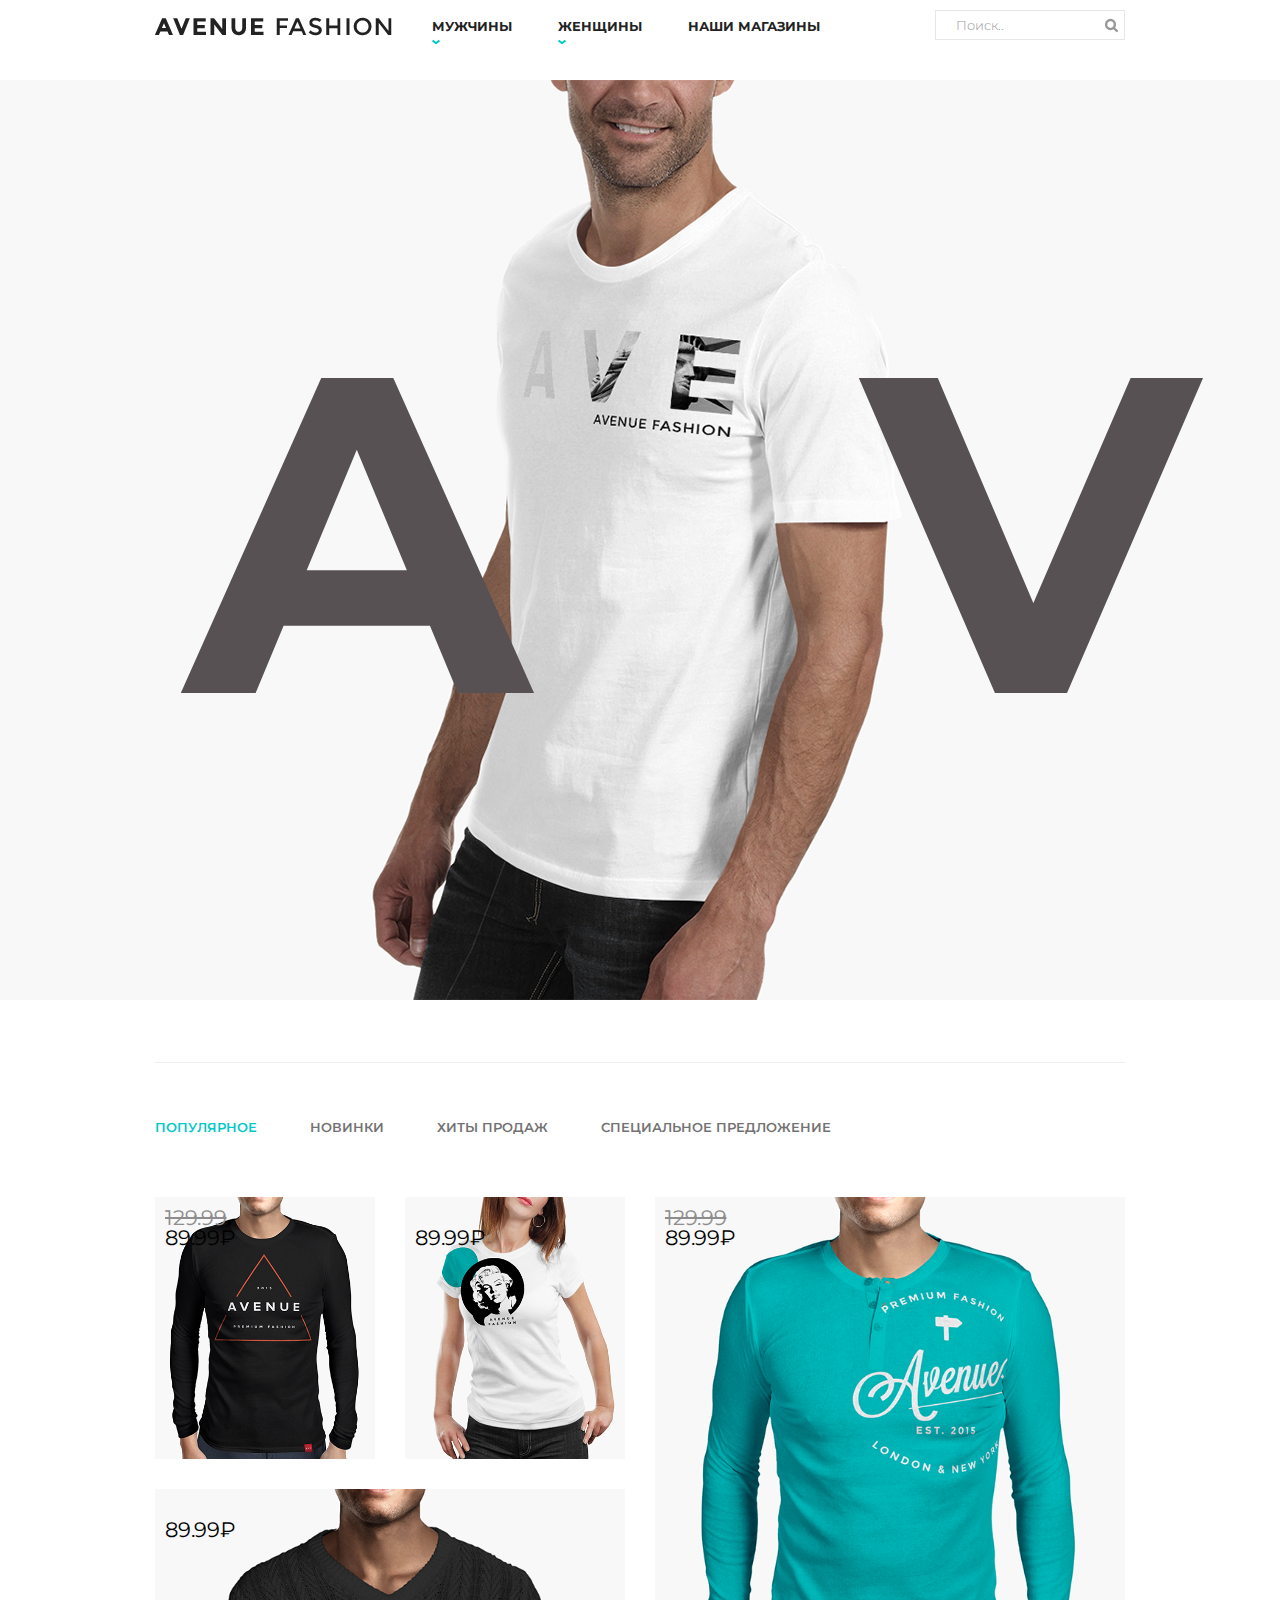
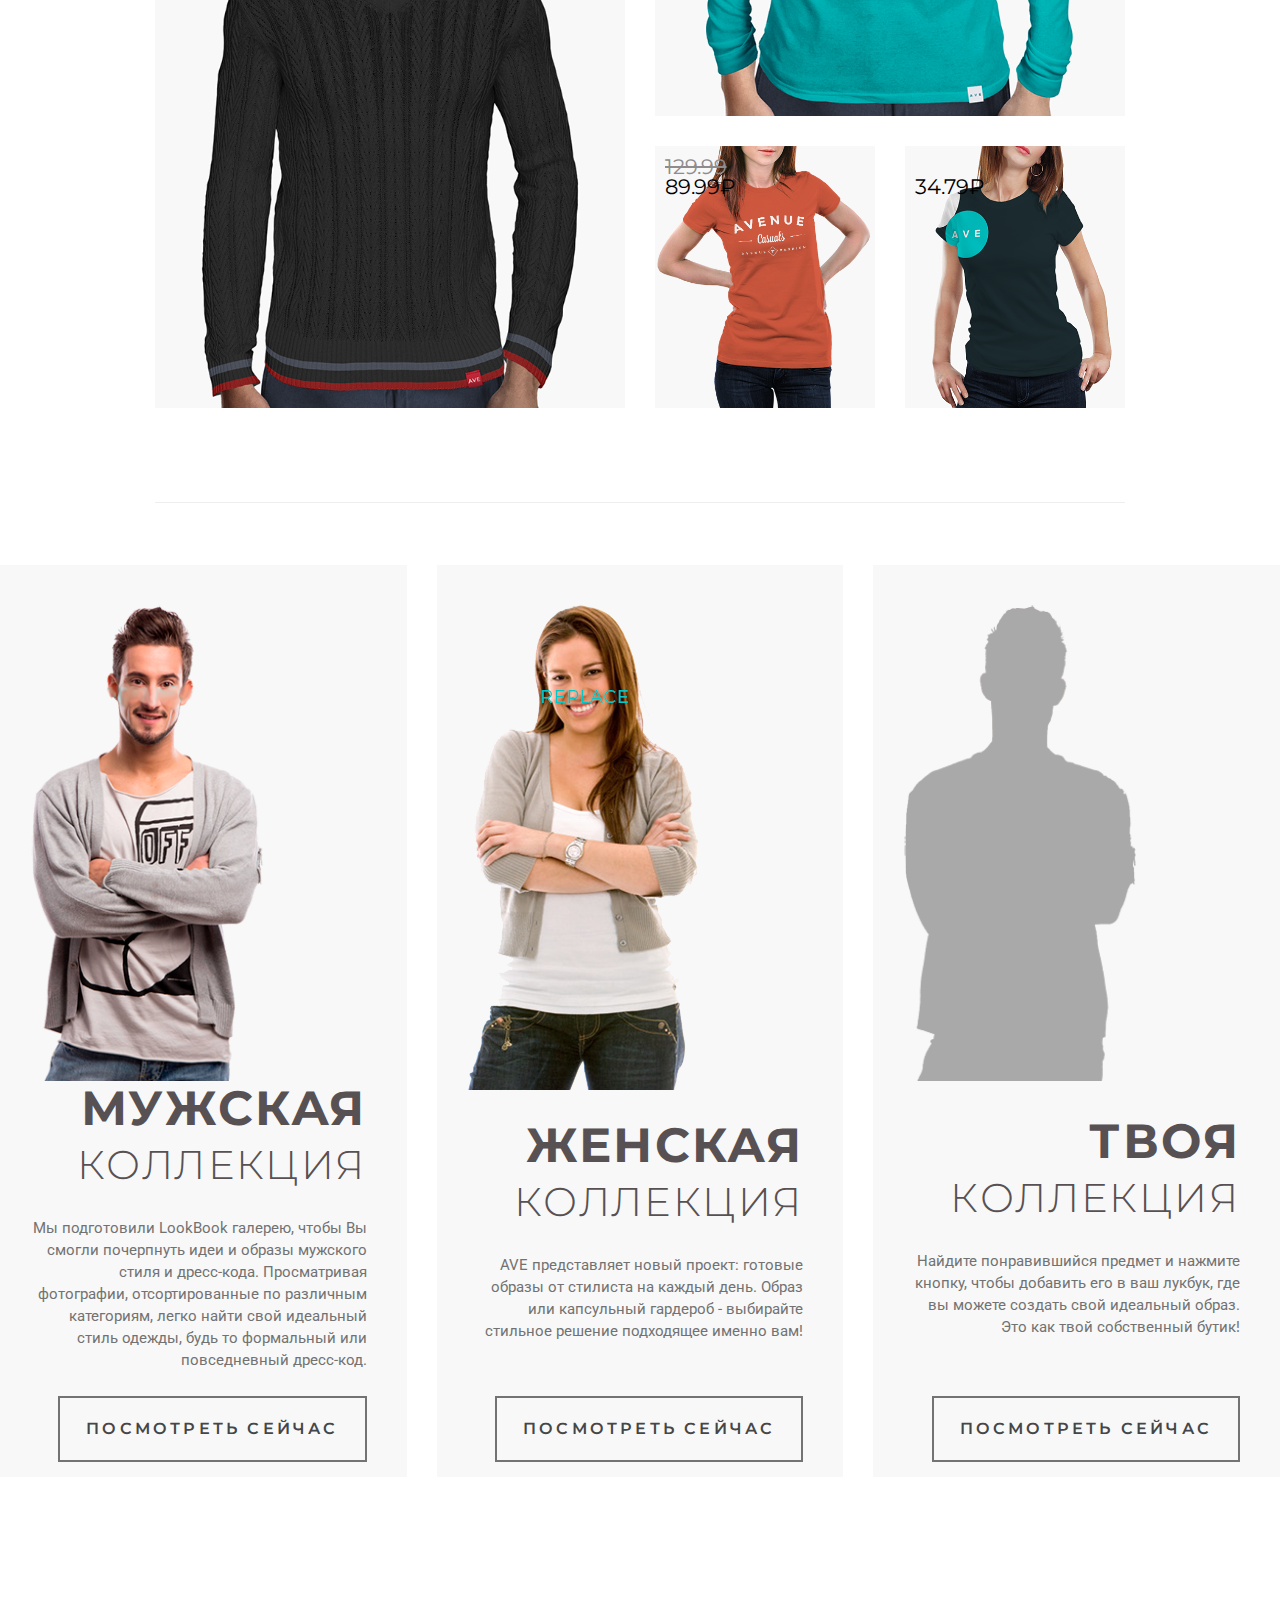
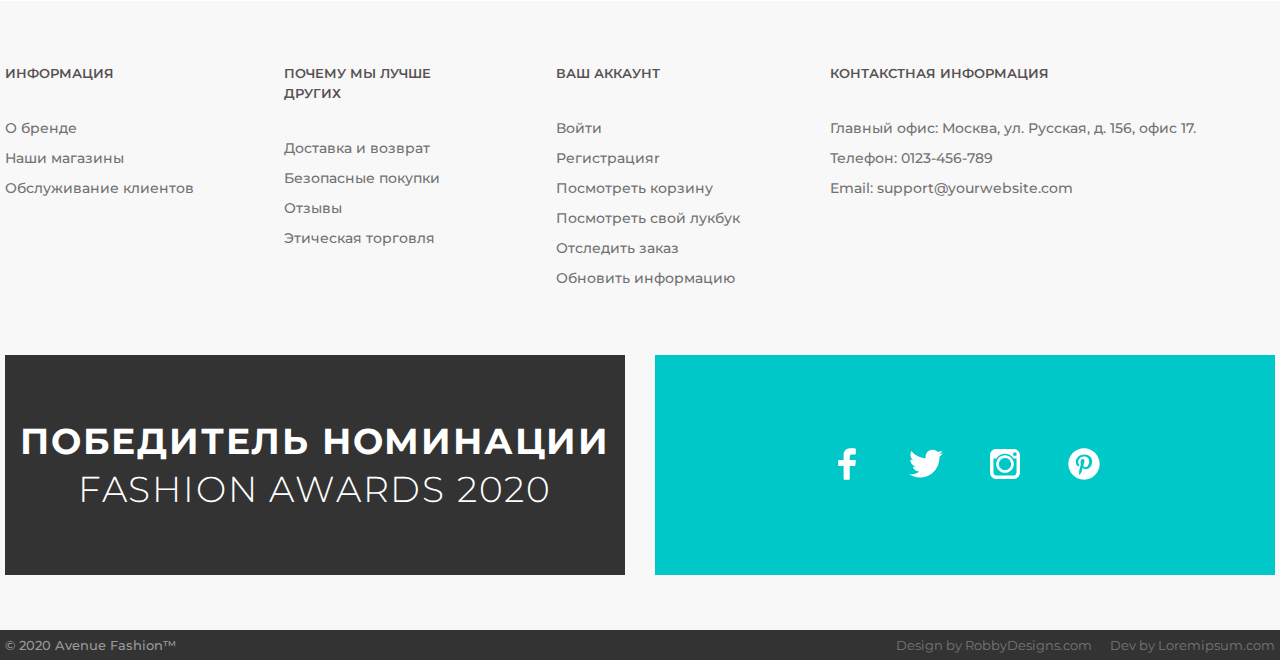
<file: index.html>
<!DOCTYPE html>
<html lang="ru">

<head>
	<title>AVE - интернет магазин одежды</title>
	<meta charset="UTF-8">
	<meta name="format-detection" content="telephone=no">
	<link rel="stylesheet" href="css/style.css">
	<link rel="icon" href="img/favicon.svg" type="image/x-icon">
	<!-- <meta name="robots" content="noindex, nofollow"> -->
	<!-- <meta name="viewport" content="width=device-width, initial-scale=1.0, maximum-scale=1.0, user-scalable=0"> -->
	<meta name="viewport" content="width=device-width, initial-scale=1.0">
</head>

<body>
	<div class="wrapper">
<header class="header">
	<div class="container">
		<div class="header__wrapper">
			<div class="header__logo">
				<a href="index.html" class="header__logo"><img src="img/logo.png" alt="" /></a>
			</div>
			<div class="header__left">
				<nav class="header__menu">
					<ul class="header__list">
						<li>
							<div class="header__submenu submenu header__link etc">
								<a href="product.html" class="submenu__category">Мужчины</a>
								<div class="submenu__menu">
									<ul>
										<li class="submenu__title">На каждый день</li>
										<li><a href="#" class="submenu__link">Рубашки</a></li>
										<li><a href="#" class="submenu__link">Толстовки и свитера</a></li>
										<li><a href="#" class="submenu__link">Поло</a></li>
										<li><a href="#" class="submenu__link">Спортивная форма</a></li>
										<li><a href="#" class="submenu__link">Джинсы</a></li>
										<li><a href="#" class="submenu__link">Футболки</a></li>
									</ul>
									<ul>
										<li class="submenu__title">В офис</li>
										<li><a href="#" class="submenu__link">Рубашки</a></li>
										<li><a href="#" class="submenu__link">Педжаки</a></li>
										<li><a href="#" class="submenu__link">Костюмы</a></li>
										<li><a href="#" class="submenu__link">Штаны</a></li>
									</ul>
									<a class="submenu__img" href="#">
										<img src="img/header/mens.png" alt="sale" /></a>
								</div>
							</div>
						</li>
						<li>
							<div class="header__submenu submenu header__link etc">
								<a href="product.html" class="submenu__category">Женщины</a>
								<div class="submenu__menu">
									<ul>
										<li class="submenu__title">На каждый день</li>
										<li><a href="#" class="submenu__link">Юбки</a></li>
										<li><a href="#" class="submenu__link">Футболки и майки</a></li>
										<li><a href="#" class="submenu__link">Шорты</a></li>
										<li><a href="#" class="submenu__link">Платья</a></li>
										<li><a href="#" class="submenu__link">Толстовки и худи</a></li>
										<li><a href="#" class="submenu__link">Джинсы</a></li>
									</ul>
									<ul>
										<li class="submenu__title">В офис</li>
										<li><a href="#" class="submenu__link">Джемперы и кардиганы</a></li>
										<li><a href="#" class="submenu__link">Блузки и рубашки</a></li>
										<li><a href="#" class="submenu__link">Брюки</a></li>
										<li><a href="#" class="submenu__link">Жакеты и пиджаки</a></li>
									</ul>
									<a class="submenu__img" href="#">
										<img src="img/header/mens.png" alt="sale" /></a>
								</div>
							</div>
						</li>
						<li><a href="storage.html" class="header__link">Наши магазины</a></li>
						
					</ul>


				</nav>

				<form action="#" class="header__search-form search">
					<input autocomplete="off" type="text" name="form[]" data-value="Поиск.."
						class="input search__field" />
					<button type="submit" class="form__btn search__btn">

					</button>
				</form>
			</div>
		</div>

	</div>
</header>		<section class="main">
			<div class="container">
				<div class="main__slider slider">
					<div class="slider__item">
						<div class="slider__img ibg">
							<img src="img/main/01.png" alt="" />
						</div>
						<h1 class="slider__title">AVE</h1>
						<div class="slider__link btn">
							Мужская коллекция
						</div>

					</div>

				</div>
			</div>
		</section>

		<div class="products">
			<div class='container'>


				<nav class="products__nav filter">
					<ul class="filter__list">
						<li data-filter="pop" class="filter__item active">Популярное</li>
						<li data-filter="new" class="filter__item">новинки</li>
						<li data-filter="best" class="filter__item">Хиты продаж</li>
						<li data-filter="spec" class="filter__item">Специальное предложение</li>
					</ul>
				</nav>
				<div class="products__items">
					<!-- <div class="products__column"> -->
					<div class="products__item item f_pop">
						<div class="item__price price"> 89.99</div>
						<div class="item__price price -old "> 129.99</div>
						<div class="item__img">
							<img src="img/products/01.png" alt="" />
						</div>
						<div class="item__details details">
							<div class="details__title rub">Футболка из трикотажа джерси 89.99</div>
							<div class="details__text">Футболка из трикотажа джерси на основе 100% хлопка.
								Зауженный фасон / облегающий крой.</div>
							<div class="details__links">
								<div class="details__minus"></div>

								<div class="details__btn btn">
									Buy!
									<?xml version="1.0" encoding="iso-8859-1"?>
									<!DOCTYPE svg
										PUBLIC "-//W3C//DTD SVG 1.1//EN" "http://www.w3.org/Graphics/SVG/1.1/DTD/svg11.dtd">
									<svg version="1.1" id="Capa_1" xmlns="http://www.w3.org/2000/svg"
										xmlns:xlink="http://www.w3.org/1999/xlink" x="0px" y="0px" viewBox="0 0 60 60"
										style="enable-background:new 0 0 60 60;" xml:space="preserve">
										<path d="M11.68,13l-0.833-5h-2.99C7.411,6.28,5.859,5,4,5C1.794,5,0,6.794,0,9s1.794,4,4,4c1.859,0,3.411-1.28,3.858-3h1.294l0.5,3
																			H9.614l5.171,26.016c-2.465,0.188-4.518,2.086-4.76,4.474c-0.142,1.405,0.32,2.812,1.268,3.858C12.242,48.397,13.594,49,15,49h2
																			c0,3.309,2.691,6,6,6s6-2.691,6-6h11c0,3.309,2.691,6,6,6s6-2.691,6-6h4c0.553,0,1-0.447,1-1s-0.447-1-1-1h-4.35
																			c-0.826-2.327-3.043-4-5.65-4s-4.824,1.673-5.65,4h-11.7c-0.826-2.327-3.043-4-5.65-4s-4.824,1.673-5.65,4H15
																			c-0.842,0-1.652-0.362-2.224-0.993c-0.577-0.639-0.848-1.461-0.761-2.316c0.152-1.509,1.546-2.69,3.173-2.69h0.791
																			c0.014,0,0.025,0,0.039,0h38.994C57.763,41,60,38.763,60,36.013V13H11.68z M4,11c-1.103,0-2-0.897-2-2s0.897-2,2-2s2,0.897,2,2
																			S5.103,11,4,11z" />
									</svg>
								</div>

							</div>


						</div>
					</div>
					<div class="products__item item f_pop">
						<div class="item__price price"> 89.99</div>
						<div class="item__price price -old "> </div>
						<div class="item__img">
							<img src="img/products/02.png" alt="" />
						</div>
						<div class="item__details details">
							<div class="details__title rub"> Белая футболка 89.99</div>
							<div class="details__text">В моделях от ASOS DESIGN вы всегда выглядите остромодно вне
								зависимости от того, кто вы, откуда и чем занимаетесь.
								Дышащий, эластичный трикотаж.</div>
							<div class="details__links">
								<div class="details__minus"></div>

								<div class="details__btn btn">
									Buy!
									<?xml version="1.0" encoding="iso-8859-1"?>
									<!DOCTYPE svg
										PUBLIC "-//W3C//DTD SVG 1.1//EN" "http://www.w3.org/Graphics/SVG/1.1/DTD/svg11.dtd">
									<svg version="1.1" id="Capa_1" xmlns="http://www.w3.org/2000/svg"
										xmlns:xlink="http://www.w3.org/1999/xlink" x="0px" y="0px" viewBox="0 0 60 60"
										style="enable-background:new 0 0 60 60;" xml:space="preserve">
										<path d="M11.68,13l-0.833-5h-2.99C7.411,6.28,5.859,5,4,5C1.794,5,0,6.794,0,9s1.794,4,4,4c1.859,0,3.411-1.28,3.858-3h1.294l0.5,3
																			H9.614l5.171,26.016c-2.465,0.188-4.518,2.086-4.76,4.474c-0.142,1.405,0.32,2.812,1.268,3.858C12.242,48.397,13.594,49,15,49h2
																			c0,3.309,2.691,6,6,6s6-2.691,6-6h11c0,3.309,2.691,6,6,6s6-2.691,6-6h4c0.553,0,1-0.447,1-1s-0.447-1-1-1h-4.35
																			c-0.826-2.327-3.043-4-5.65-4s-4.824,1.673-5.65,4h-11.7c-0.826-2.327-3.043-4-5.65-4s-4.824,1.673-5.65,4H15
																			c-0.842,0-1.652-0.362-2.224-0.993c-0.577-0.639-0.848-1.461-0.761-2.316c0.152-1.509,1.546-2.69,3.173-2.69h0.791
																			c0.014,0,0.025,0,0.039,0h38.994C57.763,41,60,38.763,60,36.013V13H11.68z M4,11c-1.103,0-2-0.897-2-2s0.897-2,2-2s2,0.897,2,2
																			S5.103,11,4,11z" />
									</svg>
								</div>

							</div>


						</div>
					</div>
					<div class="products__item item f_pop -big">
						<div class="item__price price"> 89.99</div>
						<div class="item__price price -old "> 129.99</div>
						<div class="item__img">
							<img src="img/products/04.png" alt="" />
						</div>
						<div class="item__details details">
							<div class="details__title rub">Футболка из трикотажа джерси 89.99</div>
							<div class="details__text">Футболка из трикотажа джерси на основе 100% хлопка.
								Зауженный фасон / облегающий крой.</div>
							<div class="details__links">
								<div class="details__minus"></div>

								<div class="details__btn btn">
									Buy!
									<?xml version="1.0" encoding="iso-8859-1"?>
									<!DOCTYPE svg
										PUBLIC "-//W3C//DTD SVG 1.1//EN" "http://www.w3.org/Graphics/SVG/1.1/DTD/svg11.dtd">
									<svg version="1.1" id="Capa_1" xmlns="http://www.w3.org/2000/svg"
										xmlns:xlink="http://www.w3.org/1999/xlink" x="0px" y="0px" viewBox="0 0 60 60"
										style="enable-background:new 0 0 60 60;" xml:space="preserve">
										<path d="M11.68,13l-0.833-5h-2.99C7.411,6.28,5.859,5,4,5C1.794,5,0,6.794,0,9s1.794,4,4,4c1.859,0,3.411-1.28,3.858-3h1.294l0.5,3
										H9.614l5.171,26.016c-2.465,0.188-4.518,2.086-4.76,4.474c-0.142,1.405,0.32,2.812,1.268,3.858C12.242,48.397,13.594,49,15,49h2
										c0,3.309,2.691,6,6,6s6-2.691,6-6h11c0,3.309,2.691,6,6,6s6-2.691,6-6h4c0.553,0,1-0.447,1-1s-0.447-1-1-1h-4.35
										c-0.826-2.327-3.043-4-5.65-4s-4.824,1.673-5.65,4h-11.7c-0.826-2.327-3.043-4-5.65-4s-4.824,1.673-5.65,4H15
										c-0.842,0-1.652-0.362-2.224-0.993c-0.577-0.639-0.848-1.461-0.761-2.316c0.152-1.509,1.546-2.69,3.173-2.69h0.791
										c0.014,0,0.025,0,0.039,0h38.994C57.763,41,60,38.763,60,36.013V13H11.68z M4,11c-1.103,0-2-0.897-2-2s0.897-2,2-2s2,0.897,2,2
										S5.103,11,4,11z" />
									</svg>
								</div>

							</div>


						</div>
					</div>
					<!-- </div> -->
					<!-- <div class="products__column"> -->
					<div class="products__item item f_pop -big">
						<div class="item__price price"> 89.99</div>
						<div class="item__price price -old "> </div>
						<div class="item__img">
							<img src="img/products/03.png" alt="" />
						</div>
						<div class="item__details details">
							<div class="details__title rub">Футболка из трикотажа джерси 89.99</div>
							<div class="details__text">Футболка из трикотажа джерси на основе 100% хлопка.
								Зауженный фасон / облегающий крой.</div>
							<div class="details__links">
								<div class="details__minus"></div>

								<div class="details__btn btn">
									Buy!
									<?xml version="1.0" encoding="iso-8859-1"?>
									<!DOCTYPE svg
										PUBLIC "-//W3C//DTD SVG 1.1//EN" "http://www.w3.org/Graphics/SVG/1.1/DTD/svg11.dtd">
									<svg version="1.1" id="Capa_1" xmlns="http://www.w3.org/2000/svg"
										xmlns:xlink="http://www.w3.org/1999/xlink" x="0px" y="0px" viewBox="0 0 60 60"
										style="enable-background:new 0 0 60 60;" xml:space="preserve">
										<path d="M11.68,13l-0.833-5h-2.99C7.411,6.28,5.859,5,4,5C1.794,5,0,6.794,0,9s1.794,4,4,4c1.859,0,3.411-1.28,3.858-3h1.294l0.5,3
																			H9.614l5.171,26.016c-2.465,0.188-4.518,2.086-4.76,4.474c-0.142,1.405,0.32,2.812,1.268,3.858C12.242,48.397,13.594,49,15,49h2
																			c0,3.309,2.691,6,6,6s6-2.691,6-6h11c0,3.309,2.691,6,6,6s6-2.691,6-6h4c0.553,0,1-0.447,1-1s-0.447-1-1-1h-4.35
																			c-0.826-2.327-3.043-4-5.65-4s-4.824,1.673-5.65,4h-11.7c-0.826-2.327-3.043-4-5.65-4s-4.824,1.673-5.65,4H15
																			c-0.842,0-1.652-0.362-2.224-0.993c-0.577-0.639-0.848-1.461-0.761-2.316c0.152-1.509,1.546-2.69,3.173-2.69h0.791
																			c0.014,0,0.025,0,0.039,0h38.994C57.763,41,60,38.763,60,36.013V13H11.68z M4,11c-1.103,0-2-0.897-2-2s0.897-2,2-2s2,0.897,2,2
																			S5.103,11,4,11z" />
									</svg>
								</div>

							</div>


						</div>
					</div>

					<div class="products__item item f_pop">
						<div class="item__price price"> 89.99</div>
						<div class="item__price price -old "> 129.99</div>
						<div class="item__img">
							<img src="img/products/05.png" alt="" />
						</div>
						<div class="item__details details">
							<div class="details__title rub"> Белая футболка 89.99</div>
							<div class="details__text">В моделях от ASOS DESIGN вы всегда выглядите остромодно вне
								зависимости от того, кто вы,
								откуда и чем занимаетесь.
								Дышащий, эластичный трикотаж.</div>
							<div class="details__links">
								<div class="details__minus"></div>

								<div class="details__btn btn">
									Buy!
									<?xml version="1.0" encoding="iso-8859-1"?>
									<!DOCTYPE svg
										PUBLIC "-//W3C//DTD SVG 1.1//EN" "http://www.w3.org/Graphics/SVG/1.1/DTD/svg11.dtd">
									<svg version="1.1" id="Capa_1" xmlns="http://www.w3.org/2000/svg"
										xmlns:xlink="http://www.w3.org/1999/xlink" x="0px" y="0px" viewBox="0 0 60 60"
										style="enable-background:new 0 0 60 60;" xml:space="preserve">
										<path d="M11.68,13l-0.833-5h-2.99C7.411,6.28,5.859,5,4,5C1.794,5,0,6.794,0,9s1.794,4,4,4c1.859,0,3.411-1.28,3.858-3h1.294l0.5,3
																			H9.614l5.171,26.016c-2.465,0.188-4.518,2.086-4.76,4.474c-0.142,1.405,0.32,2.812,1.268,3.858C12.242,48.397,13.594,49,15,49h2
																			c0,3.309,2.691,6,6,6s6-2.691,6-6h11c0,3.309,2.691,6,6,6s6-2.691,6-6h4c0.553,0,1-0.447,1-1s-0.447-1-1-1h-4.35
																			c-0.826-2.327-3.043-4-5.65-4s-4.824,1.673-5.65,4h-11.7c-0.826-2.327-3.043-4-5.65-4s-4.824,1.673-5.65,4H15
																			c-0.842,0-1.652-0.362-2.224-0.993c-0.577-0.639-0.848-1.461-0.761-2.316c0.152-1.509,1.546-2.69,3.173-2.69h0.791
																			c0.014,0,0.025,0,0.039,0h38.994C57.763,41,60,38.763,60,36.013V13H11.68z M4,11c-1.103,0-2-0.897-2-2s0.897-2,2-2s2,0.897,2,2
																			S5.103,11,4,11z" />
									</svg>
								</div>

							</div>


						</div>
					</div>

					<div class="products__item item f_pop ">
						<div class="item__price price"> 34.79</div>
						<div class="item__price price -old"></div>
						<div class="item__img">
							<img src="img/products/06.png" alt="" />
						</div>
						<div class="item__details details">
							<div class="details__title rub"> Белая футболка 89.99</div>
							<div class="details__text">В моделях от ASOS DESIGN вы всегда выглядите остромодно вне
								зависимости от того, кто вы,
								откуда и чем занимаетесь.
								Дышащий, эластичный трикотаж.</div>
							<div class="details__links">
								<div class="details__minus"></div>

								<div class="details__btn btn">
									Buy!
									<?xml version="1.0" encoding="iso-8859-1"?>
									<!DOCTYPE svg
										PUBLIC "-//W3C//DTD SVG 1.1//EN" "http://www.w3.org/Graphics/SVG/1.1/DTD/svg11.dtd">
									<svg version="1.1" id="Capa_1" xmlns="http://www.w3.org/2000/svg"
										xmlns:xlink="http://www.w3.org/1999/xlink" x="0px" y="0px" viewBox="0 0 60 60"
										style="enable-background:new 0 0 60 60;" xml:space="preserve">
										<path d="M11.68,13l-0.833-5h-2.99C7.411,6.28,5.859,5,4,5C1.794,5,0,6.794,0,9s1.794,4,4,4c1.859,0,3.411-1.28,3.858-3h1.294l0.5,3
																			H9.614l5.171,26.016c-2.465,0.188-4.518,2.086-4.76,4.474c-0.142,1.405,0.32,2.812,1.268,3.858C12.242,48.397,13.594,49,15,49h2
																			c0,3.309,2.691,6,6,6s6-2.691,6-6h11c0,3.309,2.691,6,6,6s6-2.691,6-6h4c0.553,0,1-0.447,1-1s-0.447-1-1-1h-4.35
																			c-0.826-2.327-3.043-4-5.65-4s-4.824,1.673-5.65,4h-11.7c-0.826-2.327-3.043-4-5.65-4s-4.824,1.673-5.65,4H15
																			c-0.842,0-1.652-0.362-2.224-0.993c-0.577-0.639-0.848-1.461-0.761-2.316c0.152-1.509,1.546-2.69,3.173-2.69h0.791
																			c0.014,0,0.025,0,0.039,0h38.994C57.763,41,60,38.763,60,36.013V13H11.68z M4,11c-1.103,0-2-0.897-2-2s0.897-2,2-2s2,0.897,2,2
																			S5.103,11,4,11z" />
									</svg>
								</div>

							</div>


						</div>
					</div>
					<!-- </div> -->
					<div class="products__item item f_best -big">
						<div class="item__price"> <span>69.95</span><span></span></div>
						<div class="item__img">
							<img src="img/products/04.png" alt="" />
						</div>
						<div class="item__details details">
							<div class="details__title">Mens burnt casual tee £89.99</div>
							<div class="details__text">Classic casual t-shirt for women on the move.
								100% cotton.
								A hard-wearing sports t-shirt with microvent technology.</div>
							<div class="details__links">
								<div class="details__minus"></div>

								<div class="details__btn btn">
									Buy!
									<?xml version="1.0" encoding="iso-8859-1"?>
									<!DOCTYPE svg
										PUBLIC "-//W3C//DTD SVG 1.1//EN" "http://www.w3.org/Graphics/SVG/1.1/DTD/svg11.dtd">
									<svg version="1.1" id="Capa_1" xmlns="http://www.w3.org/2000/svg"
										xmlns:xlink="http://www.w3.org/1999/xlink" x="0px" y="0px" viewBox="0 0 60 60"
										style="enable-background:new 0 0 60 60;" xml:space="preserve">
										<path d="M11.68,13l-0.833-5h-2.99C7.411,6.28,5.859,5,4,5C1.794,5,0,6.794,0,9s1.794,4,4,4c1.859,0,3.411-1.28,3.858-3h1.294l0.5,3
																			H9.614l5.171,26.016c-2.465,0.188-4.518,2.086-4.76,4.474c-0.142,1.405,0.32,2.812,1.268,3.858C12.242,48.397,13.594,49,15,49h2
																			c0,3.309,2.691,6,6,6s6-2.691,6-6h11c0,3.309,2.691,6,6,6s6-2.691,6-6h4c0.553,0,1-0.447,1-1s-0.447-1-1-1h-4.35
																			c-0.826-2.327-3.043-4-5.65-4s-4.824,1.673-5.65,4h-11.7c-0.826-2.327-3.043-4-5.65-4s-4.824,1.673-5.65,4H15
																			c-0.842,0-1.652-0.362-2.224-0.993c-0.577-0.639-0.848-1.461-0.761-2.316c0.152-1.509,1.546-2.69,3.173-2.69h0.791
																			c0.014,0,0.025,0,0.039,0h38.994C57.763,41,60,38.763,60,36.013V13H11.68z M4,11c-1.103,0-2-0.897-2-2s0.897-2,2-2s2,0.897,2,2
																			S5.103,11,4,11z" />
									</svg>
								</div>

							</div>


						</div>
					</div>
					<div class="products__item item f_best">
						<div class="item__price"> <span>89.99</span><span></span></div>
						<div class="item__img">
							<img src="img/products/01.png" alt="" />
						</div>
						<div class="item__details details">
							<div class="details__title">Mens burnt casual tee £89.99</div>
							<div class="details__text">Classic casual t-shirt for women on the move.
								100% cotton.
								A hard-wearing sports t-shirt with microvent technology.</div>
							<div class="details__links">
								<div class="details__minus"></div>

								<div class="details__btn btn">
									Buy!
									<?xml version="1.0" encoding="iso-8859-1"?>
									<!DOCTYPE svg
										PUBLIC "-//W3C//DTD SVG 1.1//EN" "http://www.w3.org/Graphics/SVG/1.1/DTD/svg11.dtd">
									<svg version="1.1" id="Capa_1" xmlns="http://www.w3.org/2000/svg"
										xmlns:xlink="http://www.w3.org/1999/xlink" x="0px" y="0px" viewBox="0 0 60 60"
										style="enable-background:new 0 0 60 60;" xml:space="preserve">
										<path d="M11.68,13l-0.833-5h-2.99C7.411,6.28,5.859,5,4,5C1.794,5,0,6.794,0,9s1.794,4,4,4c1.859,0,3.411-1.28,3.858-3h1.294l0.5,3
																			H9.614l5.171,26.016c-2.465,0.188-4.518,2.086-4.76,4.474c-0.142,1.405,0.32,2.812,1.268,3.858C12.242,48.397,13.594,49,15,49h2
																			c0,3.309,2.691,6,6,6s6-2.691,6-6h11c0,3.309,2.691,6,6,6s6-2.691,6-6h4c0.553,0,1-0.447,1-1s-0.447-1-1-1h-4.35
																			c-0.826-2.327-3.043-4-5.65-4s-4.824,1.673-5.65,4h-11.7c-0.826-2.327-3.043-4-5.65-4s-4.824,1.673-5.65,4H15
																			c-0.842,0-1.652-0.362-2.224-0.993c-0.577-0.639-0.848-1.461-0.761-2.316c0.152-1.509,1.546-2.69,3.173-2.69h0.791
																			c0.014,0,0.025,0,0.039,0h38.994C57.763,41,60,38.763,60,36.013V13H11.68z M4,11c-1.103,0-2-0.897-2-2s0.897-2,2-2s2,0.897,2,2
																			S5.103,11,4,11z" />
									</svg>
								</div>

							</div>


						</div>
					</div>
					<div class="products__item item f_best">
						<div class="item__price"> <span>89.99</span><span></span></div>
						<div class="item__img">
							<img src="img/products/01.png" alt="" />
						</div>
						<div class="item__details details">
							<div class="details__title">Mens burnt casual tee £89.99</div>
							<div class="details__text">Classic casual t-shirt for women on the move.
								100% cotton.
								A hard-wearing sports t-shirt with microvent technology.</div>
							<div class="details__links">
								<div class="details__minus"></div>

								<div class="details__btn btn">
									Buy!
									<?xml version="1.0" encoding="iso-8859-1"?>
									<!DOCTYPE svg
										PUBLIC "-//W3C//DTD SVG 1.1//EN" "http://www.w3.org/Graphics/SVG/1.1/DTD/svg11.dtd">
									<svg version="1.1" id="Capa_1" xmlns="http://www.w3.org/2000/svg"
										xmlns:xlink="http://www.w3.org/1999/xlink" x="0px" y="0px" viewBox="0 0 60 60"
										style="enable-background:new 0 0 60 60;" xml:space="preserve">
										<path d="M11.68,13l-0.833-5h-2.99C7.411,6.28,5.859,5,4,5C1.794,5,0,6.794,0,9s1.794,4,4,4c1.859,0,3.411-1.28,3.858-3h1.294l0.5,3
																			H9.614l5.171,26.016c-2.465,0.188-4.518,2.086-4.76,4.474c-0.142,1.405,0.32,2.812,1.268,3.858C12.242,48.397,13.594,49,15,49h2
																			c0,3.309,2.691,6,6,6s6-2.691,6-6h11c0,3.309,2.691,6,6,6s6-2.691,6-6h4c0.553,0,1-0.447,1-1s-0.447-1-1-1h-4.35
																			c-0.826-2.327-3.043-4-5.65-4s-4.824,1.673-5.65,4h-11.7c-0.826-2.327-3.043-4-5.65-4s-4.824,1.673-5.65,4H15
																			c-0.842,0-1.652-0.362-2.224-0.993c-0.577-0.639-0.848-1.461-0.761-2.316c0.152-1.509,1.546-2.69,3.173-2.69h0.791
																			c0.014,0,0.025,0,0.039,0h38.994C57.763,41,60,38.763,60,36.013V13H11.68z M4,11c-1.103,0-2-0.897-2-2s0.897-2,2-2s2,0.897,2,2
																			S5.103,11,4,11z" />
									</svg>
								</div>

							</div>


						</div>
					</div>
					<div class="products__item item f_best -big">
						<div class="item__price"> <span>89.99</span><span></span></div>
						<div class="item__img">
							<img src="img/products/03.png" alt="" />
						</div>
						<div class="item__details details">
							<div class="details__title">Mens burnt casual tee £89.99</div>
							<div class="details__text">Classic casual t-shirt for women on the move.
								100% cotton.
								A hard-wearing sports t-shirt with microvent technology.</div>
							<div class="details__links">
								<div class="details__minus"></div>

								<div class="details__btn btn">
									Buy!
									<?xml version="1.0" encoding="iso-8859-1"?>
									<!DOCTYPE svg
										PUBLIC "-//W3C//DTD SVG 1.1//EN" "http://www.w3.org/Graphics/SVG/1.1/DTD/svg11.dtd">
									<svg version="1.1" id="Capa_1" xmlns="http://www.w3.org/2000/svg"
										xmlns:xlink="http://www.w3.org/1999/xlink" x="0px" y="0px" viewBox="0 0 60 60"
										style="enable-background:new 0 0 60 60;" xml:space="preserve">
										<path d="M11.68,13l-0.833-5h-2.99C7.411,6.28,5.859,5,4,5C1.794,5,0,6.794,0,9s1.794,4,4,4c1.859,0,3.411-1.28,3.858-3h1.294l0.5,3
																			H9.614l5.171,26.016c-2.465,0.188-4.518,2.086-4.76,4.474c-0.142,1.405,0.32,2.812,1.268,3.858C12.242,48.397,13.594,49,15,49h2
																			c0,3.309,2.691,6,6,6s6-2.691,6-6h11c0,3.309,2.691,6,6,6s6-2.691,6-6h4c0.553,0,1-0.447,1-1s-0.447-1-1-1h-4.35
																			c-0.826-2.327-3.043-4-5.65-4s-4.824,1.673-5.65,4h-11.7c-0.826-2.327-3.043-4-5.65-4s-4.824,1.673-5.65,4H15
																			c-0.842,0-1.652-0.362-2.224-0.993c-0.577-0.639-0.848-1.461-0.761-2.316c0.152-1.509,1.546-2.69,3.173-2.69h0.791
																			c0.014,0,0.025,0,0.039,0h38.994C57.763,41,60,38.763,60,36.013V13H11.68z M4,11c-1.103,0-2-0.897-2-2s0.897-2,2-2s2,0.897,2,2
																			S5.103,11,4,11z" />
									</svg>
								</div>

							</div>


						</div>
					</div>

				</div>

			</div>



		</div>



		<div class="lookbook">

			<div class="lookbook__preview">
				<div class="lookbook__item item-lookbook">
					<div class="item-lookbook__wrapper">

						<div class="item-lookbook__img">
							<img src="img/lookbook/01.png" alt="" />
						</div>
						<div class="item-lookbook__descr">
							<div class="item-lookbook__title"><span>Мужская</span> <br>коллекция</div>
							<div class="item-lookbook__text">Мы подготовили LookBook галерею, чтобы Вы смогли почерпнуть
								идеи и образы мужского стиля и дресс-кода. Просматривая
								фотографии, отсортированные по различным категориям, легко найти свой идеальный стиль
								одежды, будь то формальный или
								повседневный дресс-код.
							</div>
							<div class="item-lookbook__btn btn">Посмотреть сейчас</div>
						</div>
					</div>
				</div>
				<div class="lookbook__item item-lookbook">
					<div class="item-lookbook__wrapper">

						<div class="item-lookbook__img">
							<img src="img/lookbook/02.png" alt="" />
						</div>
						<div class="item-lookbook__descr">

							<div class="item-lookbook__title"><span>Женская</span> <br>коллекция</div>
							<div class="item-lookbook__text">AVE представляет новый проект: готовые образы от стилиста
								на каждый день. Образ или капсульный гардероб -
								выбирайте стильное решение подходящее именно вам!</div>
							<div class="item-lookbook__btn btn">Посмотреть сейчас</div>
						</div>
					</div>
				</div>
				<div class="lookbook__item item-lookbook">
					<div class="item-lookbook__wrapper">

						<div class="item-lookbook__img">
							<img src="img/lookbook/03.png" alt="" />
						</div>
						<div class="item-lookbook__descr">
							<div class="item-lookbook__title"><span>Твоя</span> <br>коллекция</div>
							<div class="item-lookbook__text">Найдите понравившийся предмет и нажмите кнопку, чтобы
								добавить
								его в
								ваш лукбук, где вы можете создать свой идеальный образ. Это как твой собственный бутик!
							</div>
							<div class="item-lookbook__btn btn">Посмотреть сейчас</div>
						</div>
					</div>
				</div>
			</div>

		</div>



<footer class="footer">
	<div class="footer__wrapper">
		<div class="footer__menu menu">
			<div class="menu__item">
				<div class="menu__title">Информация</div>
				<ul class="menu__list">
					<li><a class="menu__link" href="#">О бренде</a></li>
					<li><a class="menu__link" href="#">Наши магазины</a></li>
					<li><a class="menu__link" href="#">Обслуживание клиентов</a></li>
				</ul>
			</div>
			<div class="menu__item">
				<div class="menu__title">Почему мы лучше других</div>
				<ul class="menu__list">
					<li><a class="menu__link" href="#">Доставка и возврат</a></li>
					<li><a class="menu__link" href="#">Безопасные покупки</a></li>
					<li><a class="menu__link" href="#">Отзывы</a></li>
					<li><a class="menu__link" href="#">Этическая торговля</a></li>
				</ul>
			</div>
			<div class="menu__item">
				<div class="menu__title">Ваш аккаунт</div>
				<ul class="menu__list">
					<li><a class="menu__link" href="#">Войти</a></li>
					<li><a class="menu__link" href="#">Регистрацияr</a></li>
					<li><a class="menu__link" href="#">Посмотреть корзину</a></li>
					<li><a class="menu__link" href="#">Посмотреть свой лукбук</a></li>
					<li><a class="menu__link" href="#">Отследить заказ</a></li>
					<li><a class="menu__link" href="#">Обновить информацию</a></li>
				</ul>
			</div>
			<div class="menu__item">
				<div class="menu__title">Контакстная информация</div>
				<ul class="menu__list">
					<li><a class="menu__link" href="#">Главный офис: Москва, ул. Русская, д. 156, офис 17.</a></li>
					<li><a class="menu__link" href="tel:0123456789">Телефон: 0123-456-789</a></li>
					<li><a class="menu__link" href="mailto:support@yourwebsite.com">Email: support@yourwebsite.com</a>
					</li>
				</ul>
			</div>
		</div>

		<div class="footer__links links">
			<div class="links__awards">
				<a href="#">Победитель номинации 
					<span>fashion awards 2020</span>

				</a>
			</div>
			<div class="links__social">
				<a href="#" class="links__item">
					<?xml version="1.0"?><svg fill="#ffffff" xmlns="http://www.w3.org/2000/svg" viewBox="0 0 50 50"
						width="50px" height="50px">
						<path
							d="M32,11h5c0.552,0,1-0.448,1-1V3.263c0-0.524-0.403-0.96-0.925-0.997C35.484,2.153,32.376,2,30.141,2C24,2,20,5.68,20,12.368 V19h-7c-0.552,0-1,0.448-1,1v7c0,0.552,0.448,1,1,1h7v19c0,0.552,0.448,1,1,1h7c0.552,0,1-0.448,1-1V28h7.222 c0.51,0,0.938-0.383,0.994-0.89l0.778-7C38.06,19.518,37.596,19,37,19h-8v-5C29,12.343,30.343,11,32,11z" />
					</svg></a>
				<a href="#" class="links__item"><svg fill="#ffffff" xmlns="http://www.w3.org/2000/svg"
						viewBox="0 0 24 24" width="48px" height="48px">
						<path
							d="M 24 4.300781 C 23.101563 4.699219 22.199219 5 21.199219 5.101563 C 22.199219 4.5 23 3.5 23.398438 2.398438 C 22.398438 3 21.398438 3.398438 20.300781 3.601563 C 19.300781 2.601563 18 2 16.601563 2 C 13.898438 2 11.699219 4.199219 11.699219 6.898438 C 11.699219 7.300781 11.699219 7.699219 11.800781 8 C 7.699219 7.800781 4.101563 5.898438 1.699219 2.898438 C 1.199219 3.601563 1 4.5 1 5.398438 C 1 7.101563 1.898438 8.601563 3.199219 9.5 C 2.398438 9.398438 1.601563 9.199219 1 8.898438 C 1 8.898438 1 8.898438 1 9 C 1 11.398438 2.699219 13.398438 4.898438 13.800781 C 4.5 13.898438 4.101563 14 3.601563 14 C 3.300781 14 3 14 2.699219 13.898438 C 3.300781 15.898438 5.101563 17.300781 7.300781 17.300781 C 5.601563 18.601563 3.5 19.398438 1.199219 19.398438 C 0.800781 19.398438 0.398438 19.398438 0 19.300781 C 2.199219 20.699219 4.800781 21.5 7.5 21.5 C 16.601563 21.5 21.5 14 21.5 7.5 C 21.5 7.300781 21.5 7.101563 21.5 6.898438 C 22.5 6.199219 23.300781 5.300781 24 4.300781" />
					</svg></a>
				<a href="#" class="links__item">
					<?xml version="1.0"?><svg fill="#ffffff" xmlns="http://www.w3.org/2000/svg" viewBox="0 0 50 50"
						width="100px" height="100px">
						<path
							d="M 12 3 C 7.04 3 3 7.04 3 12 L 3 38 C 3 42.96 7.04 47 12 47 L 38 47 C 42.96 47 47 42.96 47 38 L 47 12 C 47 7.04 42.96 3 38 3 L 12 3 z M 38 8 L 41 8 C 41.55 8 42 8.45 42 9 L 42 12 C 42 12.55 41.55 13 41 13 L 38 13 C 37.45 13 37 12.55 37 12 L 37 9 C 37 8.45 37.45 8 38 8 z M 25 10 C 30.33 10 35.019688 12.8 37.679688 17 L 42 17 L 42 37 C 42 39.76 39.76 42 37 42 L 13 42 C 10.24 42 8 39.76 8 37 L 8 17 L 12.320312 17 C 14.980313 12.8 19.67 10 25 10 z M 25 12 C 17.83 12 12 17.83 12 25 C 12 32.17 17.83 38 25 38 C 32.17 38 38 32.17 38 25 C 38 17.83 32.17 12 25 12 z M 25 16 C 29.96 16 34 20.04 34 25 C 34 29.96 29.96 34 25 34 C 20.04 34 16 29.96 16 25 C 16 20.04 20.04 16 25 16 z" />
					</svg></a>
				<a href="#" class="links__item">
					<?xml version="1.0"?><svg fill="#ffffff" xmlns="http://www.w3.org/2000/svg" viewBox="0 0 50 50"
						width="50px" height="50px">
						<path
							d="M25,2C12.318,2,2,12.317,2,25s10.318,23,23,23s23-10.317,23-23S37.682,2,25,2z M27.542,32.719 c-3.297,0-4.516-2.138-4.516-2.138s-0.588,2.309-1.021,3.95s-0.507,1.665-0.927,2.591c-0.471,1.039-1.626,2.674-1.966,3.177 c-0.271,0.401-0.607,0.735-0.804,0.696c-0.197-0.038-0.197-0.245-0.245-0.678c-0.066-0.595-0.258-2.594-0.166-3.946 c0.06-0.88,0.367-2.371,0.367-2.371l2.225-9.108c-1.368-2.807-0.246-7.192,2.871-7.192c2.211,0,2.79,2.001,2.113,4.406 c-0.301,1.073-1.246,4.082-1.275,4.224c-0.029,0.142-0.099,0.442-0.083,0.738c0,0.878,0.671,2.672,2.995,2.672 c3.744,0,5.517-5.535,5.517-9.237c0-2.977-1.892-6.573-7.416-6.573c-5.628,0-8.732,4.283-8.732,8.214 c0,2.205,0.87,3.091,1.273,3.577c0.328,0.395,0.162,0.774,0.162,0.774l-0.355,1.425c-0.131,0.471-0.552,0.713-1.143,0.368 C15.824,27.948,13,26.752,13,21.649C13,16.42,17.926,11,25.571,11C31.64,11,37,14.817,37,21.001 C37,28.635,32.232,32.719,27.542,32.719z" />
					</svg></a>
			</div>

		</div>


	</div>

	<div class="footer__bot">
		<div class="footer__cnt">
			<div class="footer__copy">© 2020 Avenue Fashion™</div>
			<div class="footer__by"> <a href="RobbyDesigns.com">Design by RobbyDesigns.com</a> <a
					href="Loremipsum.com">Dev by
					Loremipsum.com</a></div>
		</div>
	</div>

</footer>	</div>
<script src="https://code.jquery.com/jquery-3.3.1.min.js"></script>
<script src="https://api-maps.yandex.ru/2.1/?lang=ru_RU&amp;apikey=<ваш API-ключ>" type="text/javascript"></script>
<script src="js/main.js"></script>

</body>

</html>
</file>
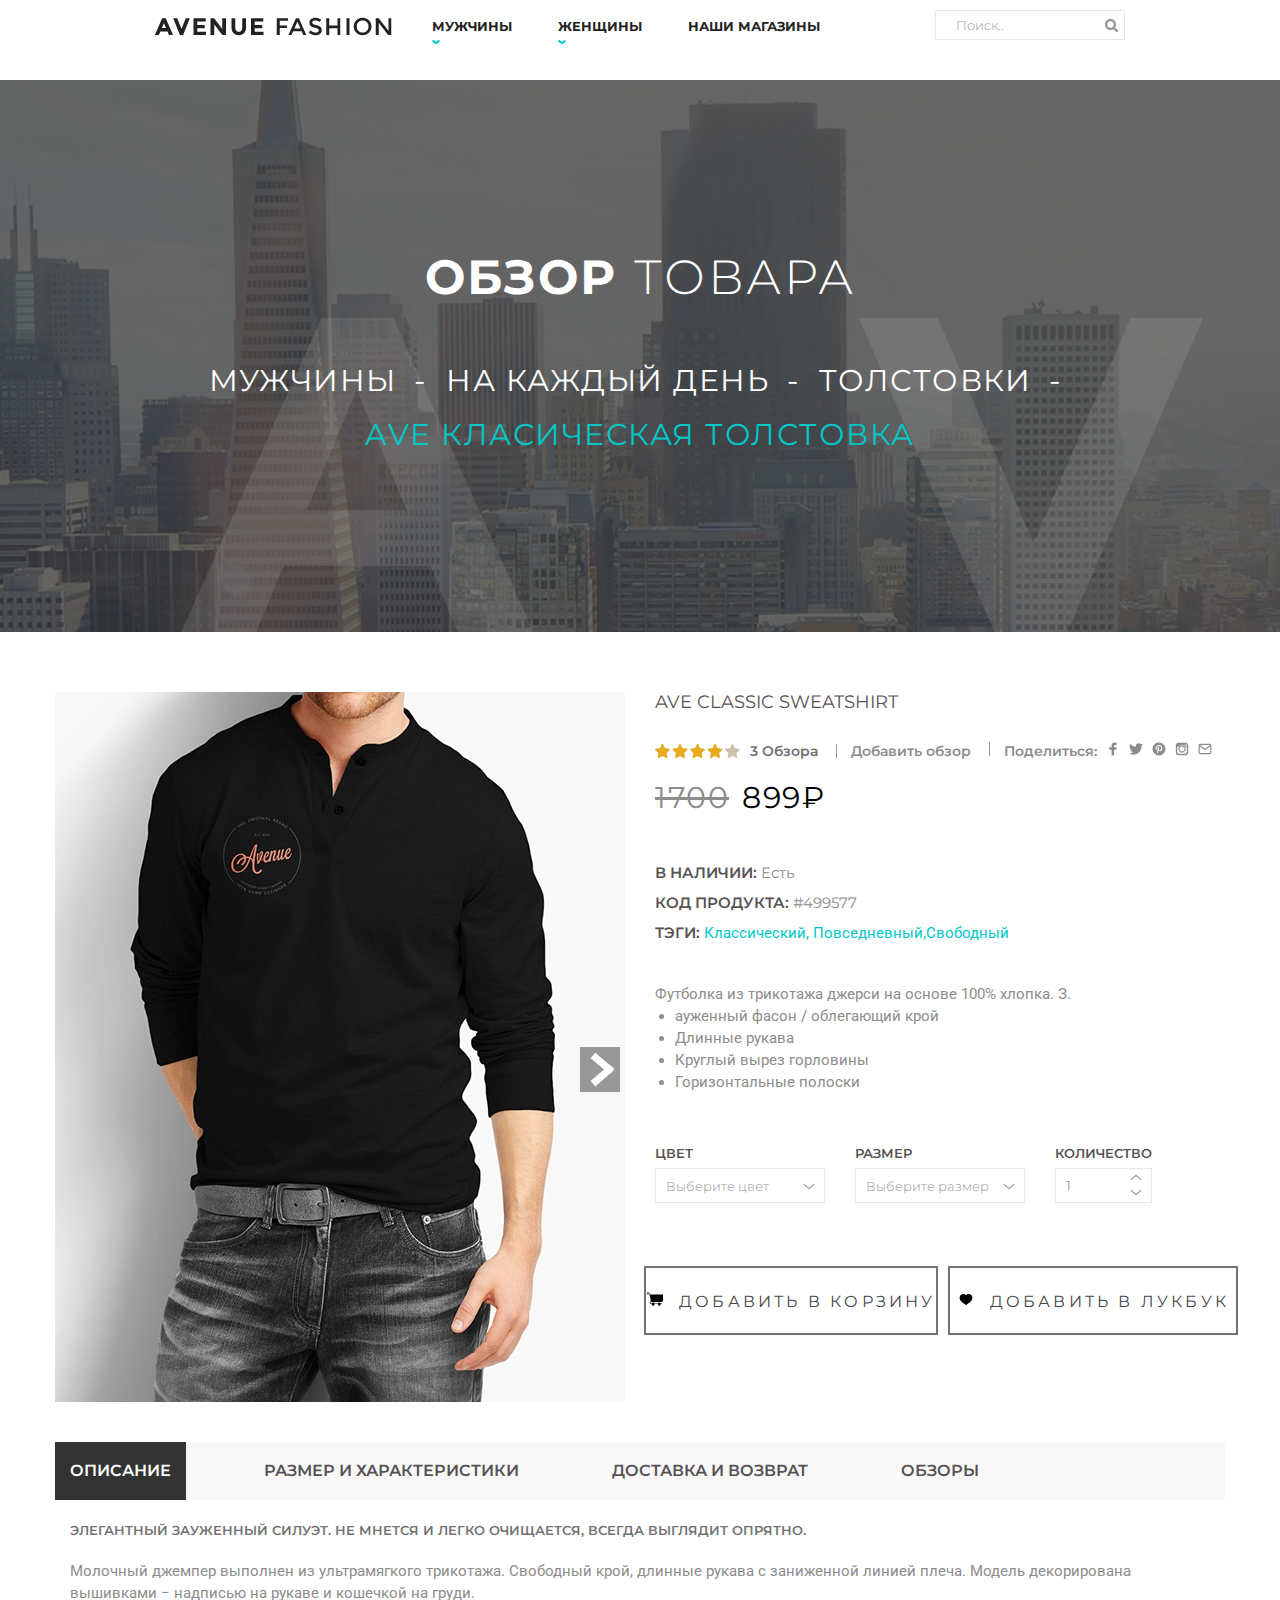
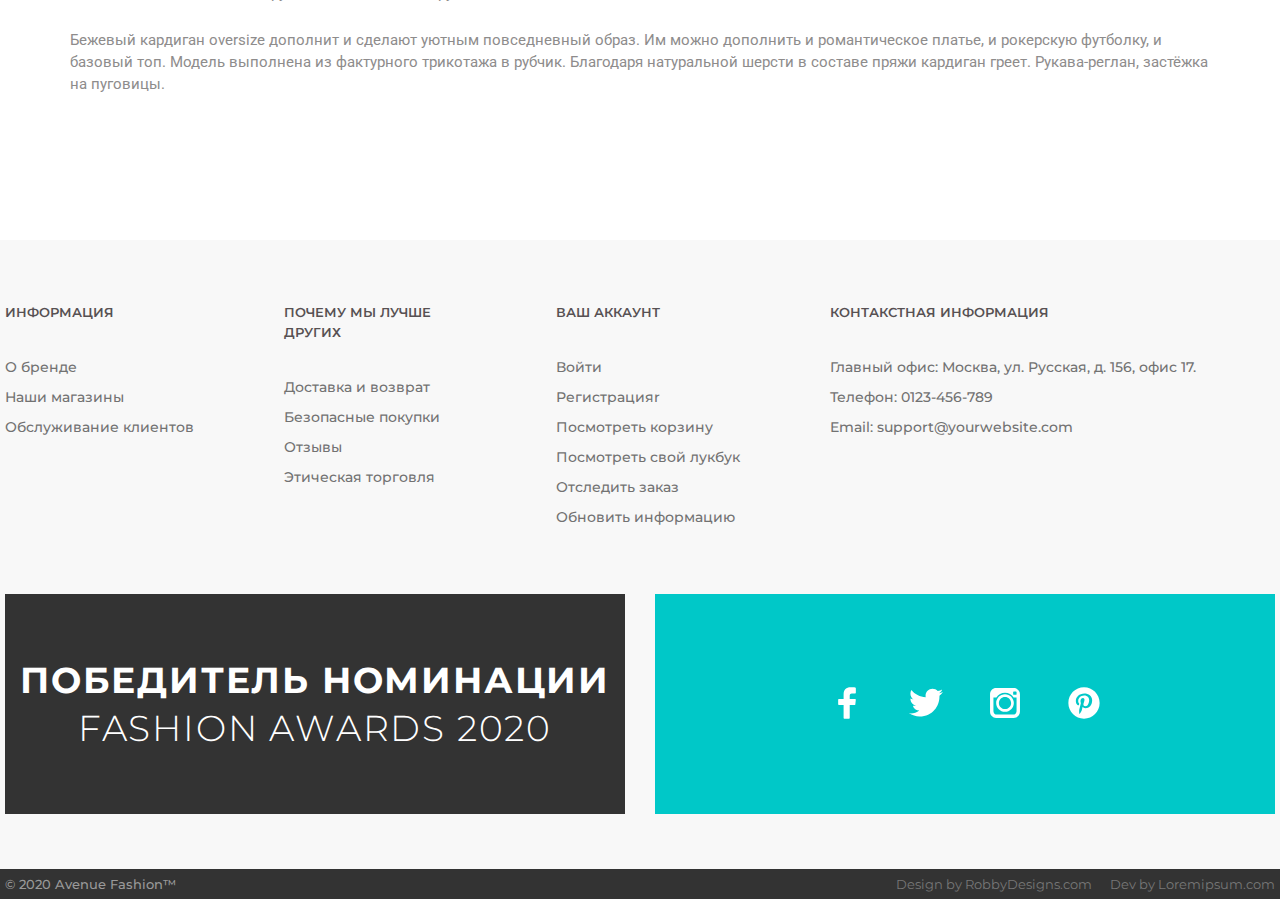
<file: product.html>
<!DOCTYPE html>
<html lang="ru">

<head>
    <title>AVE Класическая толстовка</title>
    <meta charset="UTF-8">
    <meta name="format-detection" content="telephone=no">
    <link rel="stylesheet" href="css/style.css">
    <link rel="icon" href="img/favicon.svg" type="image/x-icon">
    <!-- <meta name="robots" content="noindex, nofollow"> -->
    <!-- <meta name="viewport" content="width=device-width, initial-scale=1.0, maximum-scale=1.0, user-scalable=0"> -->
    <meta name="viewport" content="width=device-width, initial-scale=1.0">
</head>

<body>
    <div class="wrapper">
<header class="header">
	<div class="container">
		<div class="header__wrapper">
			<div class="header__logo">
				<a href="index.html" class="header__logo"><img src="img/logo.png" alt="" /></a>
			</div>
			<div class="header__left">
				<nav class="header__menu">
					<ul class="header__list">
						<li>
							<div class="header__submenu submenu header__link etc">
								<a href="product.html" class="submenu__category">Мужчины</a>
								<div class="submenu__menu">
									<ul>
										<li class="submenu__title">На каждый день</li>
										<li><a href="#" class="submenu__link">Рубашки</a></li>
										<li><a href="#" class="submenu__link">Толстовки и свитера</a></li>
										<li><a href="#" class="submenu__link">Поло</a></li>
										<li><a href="#" class="submenu__link">Спортивная форма</a></li>
										<li><a href="#" class="submenu__link">Джинсы</a></li>
										<li><a href="#" class="submenu__link">Футболки</a></li>
									</ul>
									<ul>
										<li class="submenu__title">В офис</li>
										<li><a href="#" class="submenu__link">Рубашки</a></li>
										<li><a href="#" class="submenu__link">Педжаки</a></li>
										<li><a href="#" class="submenu__link">Костюмы</a></li>
										<li><a href="#" class="submenu__link">Штаны</a></li>
									</ul>
									<a class="submenu__img" href="#">
										<img src="img/header/mens.png" alt="sale" /></a>
								</div>
							</div>
						</li>
						<li>
							<div class="header__submenu submenu header__link etc">
								<a href="product.html" class="submenu__category">Женщины</a>
								<div class="submenu__menu">
									<ul>
										<li class="submenu__title">На каждый день</li>
										<li><a href="#" class="submenu__link">Юбки</a></li>
										<li><a href="#" class="submenu__link">Футболки и майки</a></li>
										<li><a href="#" class="submenu__link">Шорты</a></li>
										<li><a href="#" class="submenu__link">Платья</a></li>
										<li><a href="#" class="submenu__link">Толстовки и худи</a></li>
										<li><a href="#" class="submenu__link">Джинсы</a></li>
									</ul>
									<ul>
										<li class="submenu__title">В офис</li>
										<li><a href="#" class="submenu__link">Джемперы и кардиганы</a></li>
										<li><a href="#" class="submenu__link">Блузки и рубашки</a></li>
										<li><a href="#" class="submenu__link">Брюки</a></li>
										<li><a href="#" class="submenu__link">Жакеты и пиджаки</a></li>
									</ul>
									<a class="submenu__img" href="#">
										<img src="img/header/mens.png" alt="sale" /></a>
								</div>
							</div>
						</li>
						<li><a href="storage.html" class="header__link">Наши магазины</a></li>
						
					</ul>


				</nav>

				<form action="#" class="header__search-form search">
					<input autocomplete="off" type="text" name="form[]" data-value="Поиск.."
						class="input search__field" />
					<button type="submit" class="form__btn search__btn">

					</button>
				</form>
			</div>
		</div>

	</div>
</header>        <section class="banner ibg">
            <img src="img/storage/main_bg.jpg" alt="" />
            <div class='container'>
                <h2 class="banner__title"> <span>Обзор </span>товара</h2>
                <ul class="banner__text">
                    <li><a href="#">Мужчины</a></li>
                    <li><a href="#">На каждый день</a></li>
                    <li><a href="#">Толстовки</a></li>
                    <li>ave класическая толстовка</li>
                </ul>
                <div class="banner__bg-text">AVE</div>
            </div>
        </section>

        <section class="view">
            <div class="view__wrapper">
                <div class="view__slider-nav">
                    <div class="slider-nav">
                        <div class="slider-nav__item"><img src="img/product/01.jpg" alt="" /></div>
                        <div class="slider-nav__item"><img src="img/product/02.png" alt="" /></div>
                        <div class="slider-nav__item"><img src="img/product/03.png" alt="" /></div>
                        <div class="slider-nav__item"><img src="img/product/01.jpg" alt="" /></div>
                        <div class="slider-nav__item"><img src="img/product/02.png" alt="" /></div>
                        <div class="slider-nav__item"><img src="img/product/03.png" alt="" /></div>
                    </div>
                </div>


                <div class="view__column">

                    <div class="slider-view">
                        <a href="img/product/01.jpg" class="slider-view__item zoom"><img src="img/product/01.jpg"
                                alt="" /></a>
                        <a href="img/product/02.png" class="slider-view__item zoom"><img src="img/product/02.png"
                                alt="" /></a>
                        <a href="img/product/03.png" class="slider-view__item zoom"><img src="img/product/03.png"
                                alt="" /></a>
                        <a href="img/product/01.jpg" class="slider-view__item zoom"><img src="img/product/01.jpg"
                                alt="" /></a>
                        <a href="img/product/02.png" class="slider-view__item zoom"><img src="img/product/02.png"
                                alt="" /></a>
                        <a href="img/product/03.png" class="slider-view__item zoom"><img src="img/product/03.png"
                                alt="" /></a>

                    </div>


                </div>
                <div class="view__column">
                    <h2 class="view__title">Ave classic sweatshirt</h2>
                    <div class="view__stat stat">
                        <div class="stat__item raiting">
                            <div class="rating-block">
                                <div class="rating">
                                    <div class="rating__line"></div>
                                    <div class="rating__activeline"></div>
                                    <input value="4" type="hidden" name="rating" />
                                    <div class="stars">
                                        <span class="star"><i>Ужасно</i></span>
                                        <span class="star"><i>Плохо</i></span>
                                        <span class="star"><i>Нормально</i></span>
                                        <span class="star"><i>Хорошо</i></span>
                                        <span class="star"><i>Отлично</i></span>
                                    </div>
                                </div>
                                <div class="rating__value">3 Обзора</div>
                            </div>
                        </div>
                        <div class="stat__item review">
                            <a href="#" class="review__link">Добавить обзор</a>
                        </div>
                        <div class="stat__item share">
                            Поделиться:
                            <a href="#" class="share__link">
                                <?xml version="1.0"?><svg fill="#000000" xmlns="http://www.w3.org/2000/svg"
                                    viewBox="0 0 50 50" width="50px" height="50px">
                                    <path
                                        d="M32,11h5c0.552,0,1-0.448,1-1V3.263c0-0.524-0.403-0.96-0.925-0.997C35.484,2.153,32.376,2,30.141,2C24,2,20,5.68,20,12.368 V19h-7c-0.552,0-1,0.448-1,1v7c0,0.552,0.448,1,1,1h7v19c0,0.552,0.448,1,1,1h7c0.552,0,1-0.448,1-1V28h7.222 c0.51,0,0.938-0.383,0.994-0.89l0.778-7C38.06,19.518,37.596,19,37,19h-8v-5C29,12.343,30.343,11,32,11z" />
                                </svg></a>
                            <a href="#" class="share__link"><svg fill="#000000" xmlns="http://www.w3.org/2000/svg"
                                    viewBox="0 0 24 24" width="48px" height="48px">
                                    <path
                                        d="M 24 4.300781 C 23.101563 4.699219 22.199219 5 21.199219 5.101563 C 22.199219 4.5 23 3.5 23.398438 2.398438 C 22.398438 3 21.398438 3.398438 20.300781 3.601563 C 19.300781 2.601563 18 2 16.601563 2 C 13.898438 2 11.699219 4.199219 11.699219 6.898438 C 11.699219 7.300781 11.699219 7.699219 11.800781 8 C 7.699219 7.800781 4.101563 5.898438 1.699219 2.898438 C 1.199219 3.601563 1 4.5 1 5.398438 C 1 7.101563 1.898438 8.601563 3.199219 9.5 C 2.398438 9.398438 1.601563 9.199219 1 8.898438 C 1 8.898438 1 8.898438 1 9 C 1 11.398438 2.699219 13.398438 4.898438 13.800781 C 4.5 13.898438 4.101563 14 3.601563 14 C 3.300781 14 3 14 2.699219 13.898438 C 3.300781 15.898438 5.101563 17.300781 7.300781 17.300781 C 5.601563 18.601563 3.5 19.398438 1.199219 19.398438 C 0.800781 19.398438 0.398438 19.398438 0 19.300781 C 2.199219 20.699219 4.800781 21.5 7.5 21.5 C 16.601563 21.5 21.5 14 21.5 7.5 C 21.5 7.300781 21.5 7.101563 21.5 6.898438 C 22.5 6.199219 23.300781 5.300781 24 4.300781" />
                                </svg></a>
                            <a href="#" class="share__link">
                                <?xml version="1.0"?><svg fill="#000000" xmlns="http://www.w3.org/2000/svg"
                                    viewBox="0 0 50 50" width="50px" height="50px">
                                    <path
                                        d="M25,2C12.318,2,2,12.317,2,25s10.318,23,23,23s23-10.317,23-23S37.682,2,25,2z M27.542,32.719 c-3.297,0-4.516-2.138-4.516-2.138s-0.588,2.309-1.021,3.95s-0.507,1.665-0.927,2.591c-0.471,1.039-1.626,2.674-1.966,3.177 c-0.271,0.401-0.607,0.735-0.804,0.696c-0.197-0.038-0.197-0.245-0.245-0.678c-0.066-0.595-0.258-2.594-0.166-3.946 c0.06-0.88,0.367-2.371,0.367-2.371l2.225-9.108c-1.368-2.807-0.246-7.192,2.871-7.192c2.211,0,2.79,2.001,2.113,4.406 c-0.301,1.073-1.246,4.082-1.275,4.224c-0.029,0.142-0.099,0.442-0.083,0.738c0,0.878,0.671,2.672,2.995,2.672 c3.744,0,5.517-5.535,5.517-9.237c0-2.977-1.892-6.573-7.416-6.573c-5.628,0-8.732,4.283-8.732,8.214 c0,2.205,0.87,3.091,1.273,3.577c0.328,0.395,0.162,0.774,0.162,0.774l-0.355,1.425c-0.131,0.471-0.552,0.713-1.143,0.368 C15.824,27.948,13,26.752,13,21.649C13,16.42,17.926,11,25.571,11C31.64,11,37,14.817,37,21.001 C37,28.635,32.232,32.719,27.542,32.719z" />
                                </svg></a>
                            <a href="#" class="share__link">
                                <?xml version="1.0"?><svg fill="#000000" xmlns="http://www.w3.org/2000/svg"
                                    viewBox="0 0 50 50" width="100px" height="100px">
                                    <path
                                        d="M 12 3 C 7.04 3 3 7.04 3 12 L 3 38 C 3 42.96 7.04 47 12 47 L 38 47 C 42.96 47 47 42.96 47 38 L 47 12 C 47 7.04 42.96 3 38 3 L 12 3 z M 38 8 L 41 8 C 41.55 8 42 8.45 42 9 L 42 12 C 42 12.55 41.55 13 41 13 L 38 13 C 37.45 13 37 12.55 37 12 L 37 9 C 37 8.45 37.45 8 38 8 z M 25 10 C 30.33 10 35.019688 12.8 37.679688 17 L 42 17 L 42 37 C 42 39.76 39.76 42 37 42 L 13 42 C 10.24 42 8 39.76 8 37 L 8 17 L 12.320312 17 C 14.980313 12.8 19.67 10 25 10 z M 25 12 C 17.83 12 12 17.83 12 25 C 12 32.17 17.83 38 25 38 C 32.17 38 38 32.17 38 25 C 38 17.83 32.17 12 25 12 z M 25 16 C 29.96 16 34 20.04 34 25 C 34 29.96 29.96 34 25 34 C 20.04 34 16 29.96 16 25 C 16 20.04 20.04 16 25 16 z" />
                                </svg></a>
                            <a href="#" class="share__link">
                                <?xml version="1.0" ?>
                                <!DOCTYPE svg
                                    PUBLIC '-//W3C//DTD SVG 1.1//EN' 'http://www.w3.org/Graphics/SVG/1.1/DTD/svg11.dtd'>
                                <svg fill="#8e8c8c" enable-background="new 0 0 96 96" height="96px" id="mail"
                                    version="1.1" viewBox="0 0 96 96" width="96px" xml:space="preserve"
                                    xmlns="http://www.w3.org/2000/svg" xmlns:xlink="http://www.w3.org/1999/xlink">
                                    <path
                                        d="M80,12H16C9.373,12,4,17.373,4,24v48c0,6.627,5.373,12,12,12h64c6.627,0,12-5.373,12-12V24C92,17.373,86.627,12,80,12z   M80,20c0.459,0,0.893,0.093,1.303,0.235L48,46.877L14.697,20.235C15.108,20.093,15.541,20,16,20H80z M80,76H16c-2.21,0-4-1.79-4-4  V28.323l33.501,26.8C46.231,55.708,47.116,56,48,56s1.769-0.292,2.499-0.877L84,28.323V72C84,74.21,82.21,76,80,76z" />
                                </svg>
                            </a>

                        </div>
                    </div>
                    <div class="view__price price -old">1700</div>
                    <div class="view__price price">899</div>
                    <ul class="view__detail">

                        <li><span>В наличии:</span> Есть</li>
                        <li><span>Код продукта:</span> #499577</li>
                        <li><span>Тэги:</span> <a href="#">Классический,</a>
                            <a href="#">Повседневный,</a><a href="#">Свободный</a></li>
                    </ul>
                    <div class="view__desc">
                        Футболка из трикотажа джерси на основе 100% хлопка.
                        З.
                        <ul>
                            <li>ауженный фасон / облегающий крой</li>
                            <li>Длинные рукава</li>
                            <li>Круглый вырез горловины</li>
                            <li>Горизонтальные полоски</li>
                        </ul>
                    </div>
                    <div class="view__select  ">
                        <form class="select-view" action="#">
                            <div class="select-view__column">

                                <label for="colour">Цвет</label> <br>
                                <select name="form[]" class="select__colour">
                                    <option value="" selected="selected">Выберите цвет</option>
                                    <option value="2">Пункт №2</option>
                                    <option value="3">Пункт №3</option>
                                    <option value="4">Пункт №4</option>
                                </select>
                            </div>
                            <div class="select-view__column">
                                <label for="size">Размер</label> <br>
                                <select name="form[]" class="select__size">
                                    <option value="" selected='selected' ">Выберите размер</option>
                                    <option value=" 1">XL</option>
                                    <option value="2">L</option>
                                    <option value="3">M</option>
                                    <option value="4">S</option>
                                    <option value="5">SX</option>
                                </select></div>
                            <div class="select-view__column">
                                <label for="qty">Количество</label> <br>
                                <div class="quantity">
                                    <input class="select__qty quantity__input" value="1" type="number" name="" id="">
                                    <div class="quantity__btn up"></div>
                                    <div class="quantity__btn dwn"></div>
                                </div>
                            </div>


                        </form>
                    </div>
                    <div class="view__buttons">
                        <a href="#" class="view__link">
                            <svg version="1.1" id="Capa_1" xmlns="http://www.w3.org/2000/svg"
                                xmlns:xlink="http://www.w3.org/1999/xlink" x="0px" y="0px" viewBox="0 0 60 60"
                                style="enable-background:new 0 0 60 60;" xml:space="preserve">
                                <path d="M11.68,13l-0.833-5h-2.99C7.411,6.28,5.859,5,4,5C1.794,5,0,6.794,0,9s1.794,4,4,4c1.859,0,3.411-1.28,3.858-3h1.294l0.5,3
                        	H9.614l5.171,26.016c-2.465,0.188-4.518,2.086-4.76,4.474c-0.142,1.405,0.32,2.812,1.268,3.858C12.242,48.397,13.594,49,15,49h2
                        	c0,3.309,2.691,6,6,6s6-2.691,6-6h11c0,3.309,2.691,6,6,6s6-2.691,6-6h4c0.553,0,1-0.447,1-1s-0.447-1-1-1h-4.35
                        	c-0.826-2.327-3.043-4-5.65-4s-4.824,1.673-5.65,4h-11.7c-0.826-2.327-3.043-4-5.65-4s-4.824,1.673-5.65,4H15
                        	c-0.842,0-1.652-0.362-2.224-0.993c-0.577-0.639-0.848-1.461-0.761-2.316c0.152-1.509,1.546-2.69,3.173-2.69h0.791
                        	c0.014,0,0.025,0,0.039,0h38.994C57.763,41,60,38.763,60,36.013V13H11.68z M4,11c-1.103,0-2-0.897-2-2s0.897-2,2-2s2,0.897,2,2
                        	S5.103,11,4,11z" />
                            </svg>Добавить в корзину</a>
                        <a href="#" class="view__link"><svg xmlns="http://www.w3.org/2000/svg" width="50" height="50"
                                viewBox="0 0 50 50">
                                <path
                                    d="M25,44.298l-0.637-0.527c-1.001-0.828-2.342-1.743-3.894-2.802C14.309,36.766,5,30.414,5,20.286C5,14.063,10.098,9,16.364,9 c3.35,0,6.488,1.457,8.636,3.956C27.149,10.457,30.288,9,33.637,9C39.902,9,45,14.063,45,20.286c0,10.128-9.31,16.479-15.47,20.683 c-1.552,1.06-2.892,1.974-3.893,2.802L25,44.298z" />
                            </svg>Добавить в лукбук</a>
                    </div>
                </div>
            </div>
        </section>

        <div class="discription">
            <ul class="discription__nav">
                <li class="discription__navlink active">Описание</li>
                <li class="discription__navlink">Размер и характеристики</li>
                <li class="discription__navlink">Доставка и возврат</li>
                <li class="discription__navlink">Обзоры</li>
            </ul>
            <div class="discription__content">
                <div class="discription__item item-description active">
                    <div class="item-description__title">Элегантный зауженный силуэт. Не мнется и легко очищается,
                        всегда выглядит опрятно. </div>
                    <div class="item-description__text">
                        <p>
                            Молочный джемпер выполнен из ультрамягкого трикотажа. Свободный крой, длинные рукава с
                            заниженной линией плеча. Модель
                            декорирована вышивками − надписью на рукаве и кошечкой на груди.</p>

                        <p>
                            Бежевый кардиган oversize дополнит и сделают уютным повседневный образ. Им можно дополнить и
                            романтическое платье, и
                            рокерскую футболку, и базовый топ. Модель выполнена из фактурного трикотажа в рубчик.
                            Благодаря натуральной шерсти в
                            составе пряжи кардиган греет. Рукава-реглан, застёжка на пуговицы.</p>
                    </div>
                </div>
                <div class="discription__item item-description">
                    <div class="item-description__title">Свойства</div>
                    <div class="item-description__text">
                       <p> Артикул:GSW004449</p>
                        
                        <p>Состав:87% полиамид, 10% шерсть, 3% спандекс</p>
                        
                        <p>Рисунок:однотонный</p>
                        
                        <p>Застёжка: пуговицы</p>
                        
                        <p>Длина рукава:длинный</p>
                        
                        <p>Тип рукава:реглан</p>
                        
                        <p>Силуэт:oversize</p>
                        
                        <p>Стиль:повседневный</p>
                        
                        <p>Размер товара на модели:XS</p>
                        
                        <p>Параметры модели:86-65-91</p>
                        
                        <p>Рост модели на фото:178</p>
                        
                        <p>Коллекция:Back to school 2020</p>
                    </div>
                </div>
                <div class="discription__item item-description">
                    <div class="item-description__title">КАК ВЕРНУТЬ ТОВАР В РОЗНИЧНОМ МАГАЗИНЕ?</div>
                    <div class="item-description__text">
                        <p>Приди в любой розничный магазин AVE и обратись к сотруднику на кассе. Не забудь товар, паспорт, чек или его
                            копию, банковскую карту.</p>
                        <p>Обрати внимание! При возврате через розничный магазин мы принимаем товары только на сумму не более 20 000 рублей и не
                            более 15 штук. Если ты решил оформить возврат на более крупную сумму, или у тебя больше товаров для возврата, оформи
                            возврат посылкой через Почту России.</p>
                        <p>Ты можешь вернуть вещь не раньше 2 рабочих дней и не позже 90 дней со дня покупки.</p>
                    </div>
                </div>
                <div class="discription__item item-description">
                    <div class="item-description__title"> </div>
                    <div class="item-description__text">
                        <p>
                            Никто из покупателей пока не оставил отзыв на этот товар. Оставь отзыв первым, чтобы другие клиенты узнали твоё мнение.</p>
                            
                            <a href="#" class="review__link btn">Добавить обзор</a>
                            
                    </div>
                </div>
            </div>
        </div>
<footer class="footer">
	<div class="footer__wrapper">
		<div class="footer__menu menu">
			<div class="menu__item">
				<div class="menu__title">Информация</div>
				<ul class="menu__list">
					<li><a class="menu__link" href="#">О бренде</a></li>
					<li><a class="menu__link" href="#">Наши магазины</a></li>
					<li><a class="menu__link" href="#">Обслуживание клиентов</a></li>
				</ul>
			</div>
			<div class="menu__item">
				<div class="menu__title">Почему мы лучше других</div>
				<ul class="menu__list">
					<li><a class="menu__link" href="#">Доставка и возврат</a></li>
					<li><a class="menu__link" href="#">Безопасные покупки</a></li>
					<li><a class="menu__link" href="#">Отзывы</a></li>
					<li><a class="menu__link" href="#">Этическая торговля</a></li>
				</ul>
			</div>
			<div class="menu__item">
				<div class="menu__title">Ваш аккаунт</div>
				<ul class="menu__list">
					<li><a class="menu__link" href="#">Войти</a></li>
					<li><a class="menu__link" href="#">Регистрацияr</a></li>
					<li><a class="menu__link" href="#">Посмотреть корзину</a></li>
					<li><a class="menu__link" href="#">Посмотреть свой лукбук</a></li>
					<li><a class="menu__link" href="#">Отследить заказ</a></li>
					<li><a class="menu__link" href="#">Обновить информацию</a></li>
				</ul>
			</div>
			<div class="menu__item">
				<div class="menu__title">Контакстная информация</div>
				<ul class="menu__list">
					<li><a class="menu__link" href="#">Главный офис: Москва, ул. Русская, д. 156, офис 17.</a></li>
					<li><a class="menu__link" href="tel:0123456789">Телефон: 0123-456-789</a></li>
					<li><a class="menu__link" href="mailto:support@yourwebsite.com">Email: support@yourwebsite.com</a>
					</li>
				</ul>
			</div>
		</div>

		<div class="footer__links links">
			<div class="links__awards">
				<a href="#">Победитель номинации 
					<span>fashion awards 2020</span>

				</a>
			</div>
			<div class="links__social">
				<a href="#" class="links__item">
					<?xml version="1.0"?><svg fill="#ffffff" xmlns="http://www.w3.org/2000/svg" viewBox="0 0 50 50"
						width="50px" height="50px">
						<path
							d="M32,11h5c0.552,0,1-0.448,1-1V3.263c0-0.524-0.403-0.96-0.925-0.997C35.484,2.153,32.376,2,30.141,2C24,2,20,5.68,20,12.368 V19h-7c-0.552,0-1,0.448-1,1v7c0,0.552,0.448,1,1,1h7v19c0,0.552,0.448,1,1,1h7c0.552,0,1-0.448,1-1V28h7.222 c0.51,0,0.938-0.383,0.994-0.89l0.778-7C38.06,19.518,37.596,19,37,19h-8v-5C29,12.343,30.343,11,32,11z" />
					</svg></a>
				<a href="#" class="links__item"><svg fill="#ffffff" xmlns="http://www.w3.org/2000/svg"
						viewBox="0 0 24 24" width="48px" height="48px">
						<path
							d="M 24 4.300781 C 23.101563 4.699219 22.199219 5 21.199219 5.101563 C 22.199219 4.5 23 3.5 23.398438 2.398438 C 22.398438 3 21.398438 3.398438 20.300781 3.601563 C 19.300781 2.601563 18 2 16.601563 2 C 13.898438 2 11.699219 4.199219 11.699219 6.898438 C 11.699219 7.300781 11.699219 7.699219 11.800781 8 C 7.699219 7.800781 4.101563 5.898438 1.699219 2.898438 C 1.199219 3.601563 1 4.5 1 5.398438 C 1 7.101563 1.898438 8.601563 3.199219 9.5 C 2.398438 9.398438 1.601563 9.199219 1 8.898438 C 1 8.898438 1 8.898438 1 9 C 1 11.398438 2.699219 13.398438 4.898438 13.800781 C 4.5 13.898438 4.101563 14 3.601563 14 C 3.300781 14 3 14 2.699219 13.898438 C 3.300781 15.898438 5.101563 17.300781 7.300781 17.300781 C 5.601563 18.601563 3.5 19.398438 1.199219 19.398438 C 0.800781 19.398438 0.398438 19.398438 0 19.300781 C 2.199219 20.699219 4.800781 21.5 7.5 21.5 C 16.601563 21.5 21.5 14 21.5 7.5 C 21.5 7.300781 21.5 7.101563 21.5 6.898438 C 22.5 6.199219 23.300781 5.300781 24 4.300781" />
					</svg></a>
				<a href="#" class="links__item">
					<?xml version="1.0"?><svg fill="#ffffff" xmlns="http://www.w3.org/2000/svg" viewBox="0 0 50 50"
						width="100px" height="100px">
						<path
							d="M 12 3 C 7.04 3 3 7.04 3 12 L 3 38 C 3 42.96 7.04 47 12 47 L 38 47 C 42.96 47 47 42.96 47 38 L 47 12 C 47 7.04 42.96 3 38 3 L 12 3 z M 38 8 L 41 8 C 41.55 8 42 8.45 42 9 L 42 12 C 42 12.55 41.55 13 41 13 L 38 13 C 37.45 13 37 12.55 37 12 L 37 9 C 37 8.45 37.45 8 38 8 z M 25 10 C 30.33 10 35.019688 12.8 37.679688 17 L 42 17 L 42 37 C 42 39.76 39.76 42 37 42 L 13 42 C 10.24 42 8 39.76 8 37 L 8 17 L 12.320312 17 C 14.980313 12.8 19.67 10 25 10 z M 25 12 C 17.83 12 12 17.83 12 25 C 12 32.17 17.83 38 25 38 C 32.17 38 38 32.17 38 25 C 38 17.83 32.17 12 25 12 z M 25 16 C 29.96 16 34 20.04 34 25 C 34 29.96 29.96 34 25 34 C 20.04 34 16 29.96 16 25 C 16 20.04 20.04 16 25 16 z" />
					</svg></a>
				<a href="#" class="links__item">
					<?xml version="1.0"?><svg fill="#ffffff" xmlns="http://www.w3.org/2000/svg" viewBox="0 0 50 50"
						width="50px" height="50px">
						<path
							d="M25,2C12.318,2,2,12.317,2,25s10.318,23,23,23s23-10.317,23-23S37.682,2,25,2z M27.542,32.719 c-3.297,0-4.516-2.138-4.516-2.138s-0.588,2.309-1.021,3.95s-0.507,1.665-0.927,2.591c-0.471,1.039-1.626,2.674-1.966,3.177 c-0.271,0.401-0.607,0.735-0.804,0.696c-0.197-0.038-0.197-0.245-0.245-0.678c-0.066-0.595-0.258-2.594-0.166-3.946 c0.06-0.88,0.367-2.371,0.367-2.371l2.225-9.108c-1.368-2.807-0.246-7.192,2.871-7.192c2.211,0,2.79,2.001,2.113,4.406 c-0.301,1.073-1.246,4.082-1.275,4.224c-0.029,0.142-0.099,0.442-0.083,0.738c0,0.878,0.671,2.672,2.995,2.672 c3.744,0,5.517-5.535,5.517-9.237c0-2.977-1.892-6.573-7.416-6.573c-5.628,0-8.732,4.283-8.732,8.214 c0,2.205,0.87,3.091,1.273,3.577c0.328,0.395,0.162,0.774,0.162,0.774l-0.355,1.425c-0.131,0.471-0.552,0.713-1.143,0.368 C15.824,27.948,13,26.752,13,21.649C13,16.42,17.926,11,25.571,11C31.64,11,37,14.817,37,21.001 C37,28.635,32.232,32.719,27.542,32.719z" />
					</svg></a>
			</div>

		</div>


	</div>

	<div class="footer__bot">
		<div class="footer__cnt">
			<div class="footer__copy">© 2020 Avenue Fashion™</div>
			<div class="footer__by"> <a href="RobbyDesigns.com">Design by RobbyDesigns.com</a> <a
					href="Loremipsum.com">Dev by
					Loremipsum.com</a></div>
		</div>
	</div>

</footer>    </div>
<script src="https://code.jquery.com/jquery-3.3.1.min.js"></script>
<script src="https://api-maps.yandex.ru/2.1/?lang=ru_RU&amp;apikey=<ваш API-ключ>" type="text/javascript"></script>
<script src="js/main.js"></script>

</body>

</html>
</file>
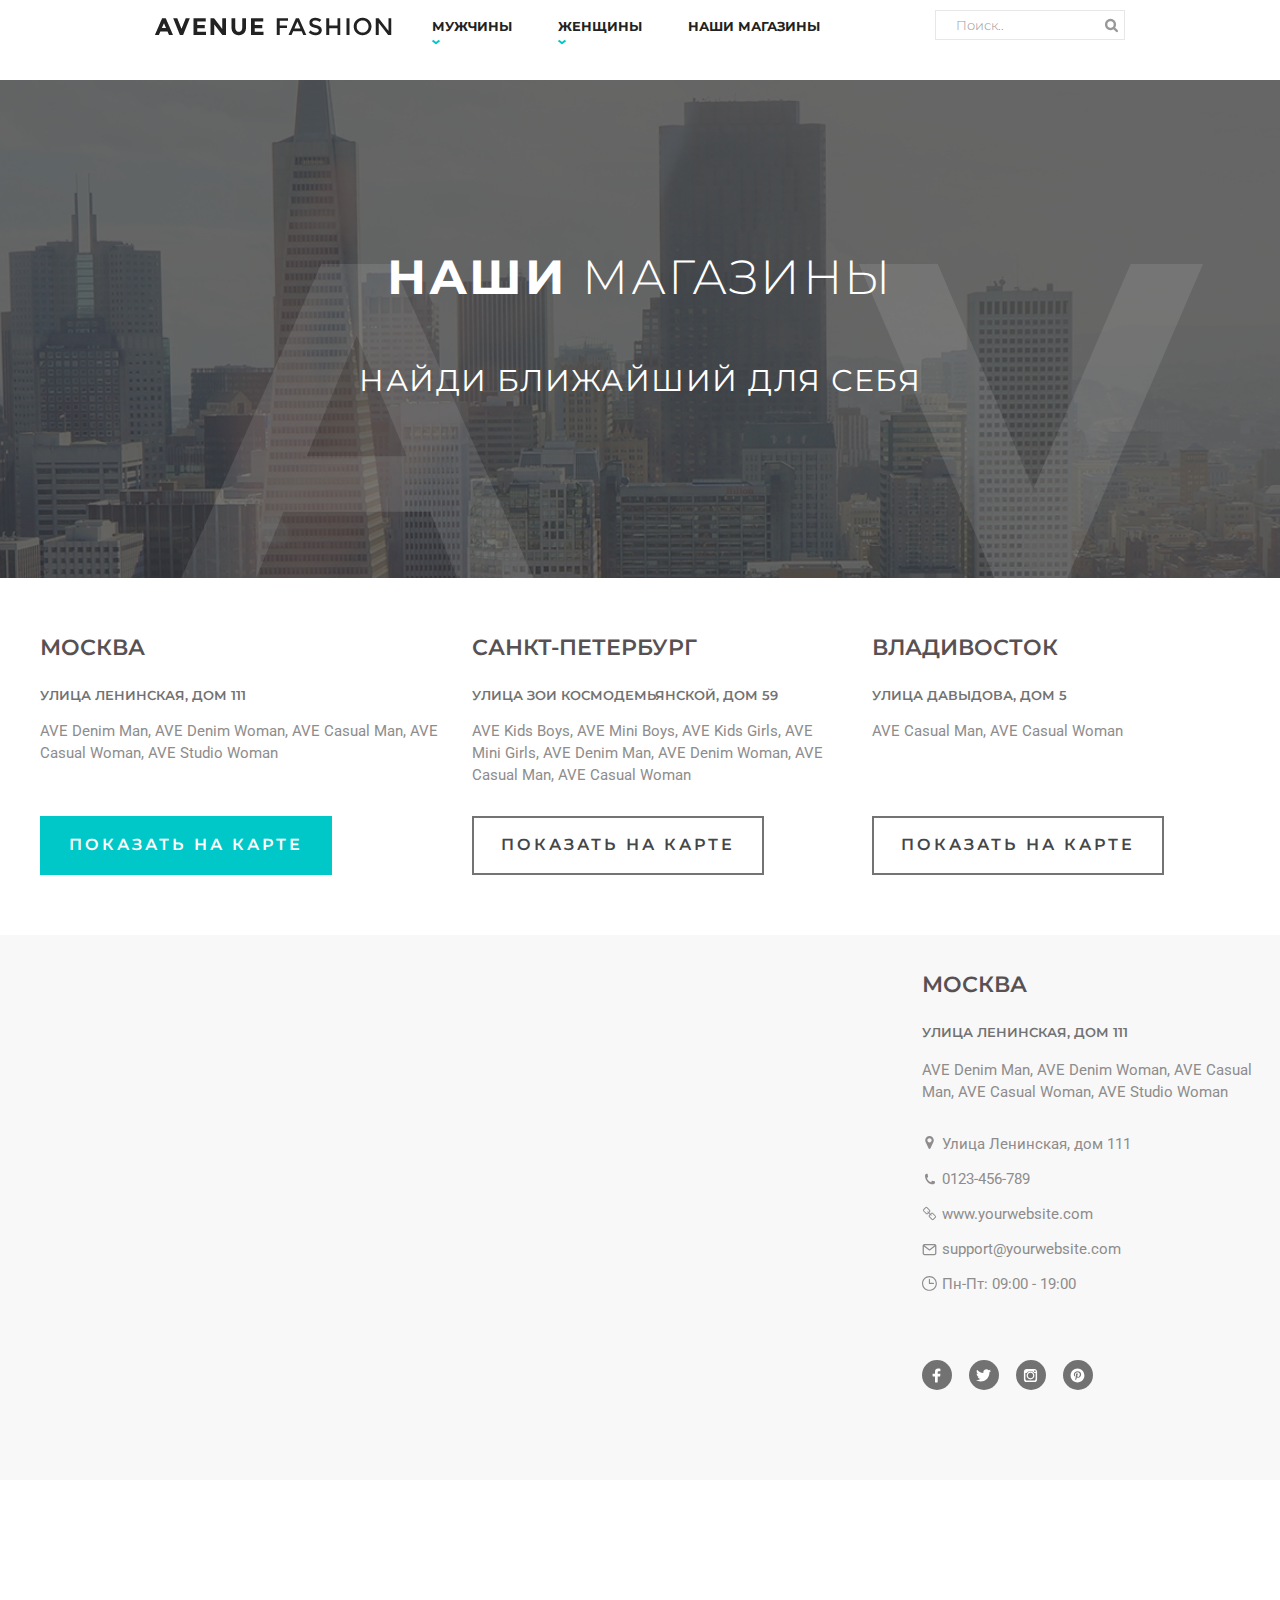
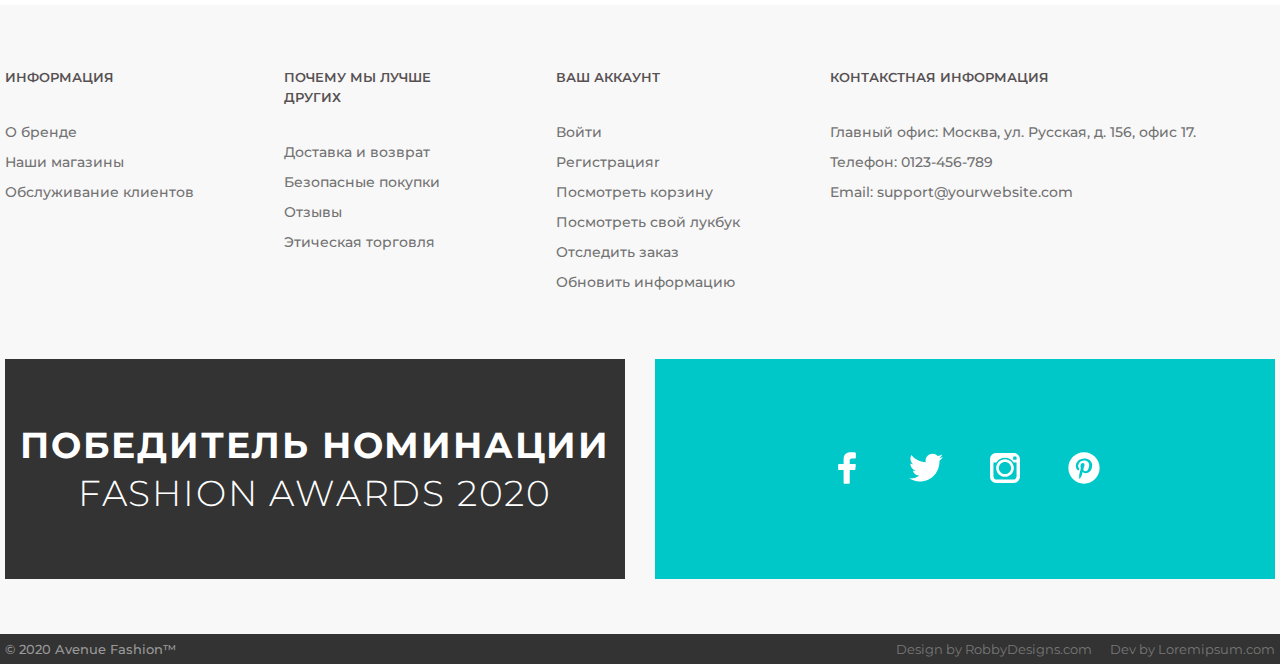
<file: storage.html>
<!DOCTYPE html>
<html lang="ru">

<head>
    <title>Адресса магазинов AVE</title>
    <meta charset="UTF-8">
    <meta name="format-detection" content="telephone=no">
    <link rel="stylesheet" href="css/style.css">
    <link rel="icon" href="img/favicon.svg" type="image/x-icon">
    <!-- <meta name="robots" content="noindex, nofollow"> -->
    <!-- <meta name="viewport" content="width=device-width, initial-scale=1.0, maximum-scale=1.0, user-scalable=0"> -->
    <meta name="viewport" content="width=device-width, initial-scale=1.0">
    <style>
        [class*="ymaps-2"][class*="-ground-pane"] {
            filter: url("data:image/svg+xml;utf8,<svg xmlns=\'http://www.w3.org/2000/svg\'><filter id=\'grayscale\'><feColorMatrix type=\'matrix\' values=\'0.3333 0.3333 0.3333 0 0 0.3333 0.3333 0.3333 0 0 0.3333 0.3333 0.3333 0 0 0 0 0 1 0\'/></filter></svg>#grayscale");
            -webkit-filter: grayscale(100%);
        }
    </style>
</head>

<body>
    <div class="wrapper">
<header class="header">
	<div class="container">
		<div class="header__wrapper">
			<div class="header__logo">
				<a href="index.html" class="header__logo"><img src="img/logo.png" alt="" /></a>
			</div>
			<div class="header__left">
				<nav class="header__menu">
					<ul class="header__list">
						<li>
							<div class="header__submenu submenu header__link etc">
								<a href="product.html" class="submenu__category">Мужчины</a>
								<div class="submenu__menu">
									<ul>
										<li class="submenu__title">На каждый день</li>
										<li><a href="#" class="submenu__link">Рубашки</a></li>
										<li><a href="#" class="submenu__link">Толстовки и свитера</a></li>
										<li><a href="#" class="submenu__link">Поло</a></li>
										<li><a href="#" class="submenu__link">Спортивная форма</a></li>
										<li><a href="#" class="submenu__link">Джинсы</a></li>
										<li><a href="#" class="submenu__link">Футболки</a></li>
									</ul>
									<ul>
										<li class="submenu__title">В офис</li>
										<li><a href="#" class="submenu__link">Рубашки</a></li>
										<li><a href="#" class="submenu__link">Педжаки</a></li>
										<li><a href="#" class="submenu__link">Костюмы</a></li>
										<li><a href="#" class="submenu__link">Штаны</a></li>
									</ul>
									<a class="submenu__img" href="#">
										<img src="img/header/mens.png" alt="sale" /></a>
								</div>
							</div>
						</li>
						<li>
							<div class="header__submenu submenu header__link etc">
								<a href="product.html" class="submenu__category">Женщины</a>
								<div class="submenu__menu">
									<ul>
										<li class="submenu__title">На каждый день</li>
										<li><a href="#" class="submenu__link">Юбки</a></li>
										<li><a href="#" class="submenu__link">Футболки и майки</a></li>
										<li><a href="#" class="submenu__link">Шорты</a></li>
										<li><a href="#" class="submenu__link">Платья</a></li>
										<li><a href="#" class="submenu__link">Толстовки и худи</a></li>
										<li><a href="#" class="submenu__link">Джинсы</a></li>
									</ul>
									<ul>
										<li class="submenu__title">В офис</li>
										<li><a href="#" class="submenu__link">Джемперы и кардиганы</a></li>
										<li><a href="#" class="submenu__link">Блузки и рубашки</a></li>
										<li><a href="#" class="submenu__link">Брюки</a></li>
										<li><a href="#" class="submenu__link">Жакеты и пиджаки</a></li>
									</ul>
									<a class="submenu__img" href="#">
										<img src="img/header/mens.png" alt="sale" /></a>
								</div>
							</div>
						</li>
						<li><a href="storage.html" class="header__link">Наши магазины</a></li>
						
					</ul>


				</nav>

				<form action="#" class="header__search-form search">
					<input autocomplete="off" type="text" name="form[]" data-value="Поиск.."
						class="input search__field" />
					<button type="submit" class="form__btn search__btn">

					</button>
				</form>
			</div>
		</div>

	</div>
</header>        <section class="banner ibg">
            <img src="img/storage/main_bg.jpg" alt="" />
            <div class='container'>
                <h2 class="banner__title"> <span>Наши </span>магазины</h2>
                <div class="banner__text">Найди ближайший для себя</div>
                <div class="banner__bg-text">AVE</div>
            </div>
        </section>

        <div class="addresses tabs">
            <div class="addresses__item address-item">
                <div class="address-item__content">
                    <div class="address-item__town town">Москва</div>
                    <div class="address-item__title title">Улица Ленинская, дом 111</div>
                    <div class="address-item__text text">AVE Denim Man, AVE Denim Woman, AVE Casual Man, AVE Casual Woman, AVE Studio Woman</div>
                </div>
                <div class="address-item__link tab__navitem btn active">Показать на карте</div>
            </div>
            <div class="addresses__item address-item">
                <div class="address-item__content">
                    <div class="address-item__town town">Санкт-Петербург</div>
                    <div class="address-item__title title">Улица Зои Космодемьянской, дом 59</div>
                    <div class="address-item__text text">AVE Kids Boys, AVE Mini Boys, AVE Kids Girls, AVE Mini Girls, AVE Denim Man, AVE Denim Woman, AVE
                    Casual Man, AVE Casual Woman
                    </div>
                </div>
                <div class="address-item__link tab__navitem btn">Показать на карте</div>
            </div>
            <div class="addresses__item address-item">
                <div class="address-item__content">
                    <div class="address-item__town town">Владивосток</div>
                    <div class="address-item__title title">Улица Давыдова, дом 5</div>
                    <div class="address-item__text text">AVE Casual Man, AVE Casual Woman
                    </div>
                </div>
                <div class="address-item__link tab__navitem btn">Показать на карте</div>
            </div>
        </div>

        <div class="contact contact tab-content">
            <div class="contact__item tab__item active">
                <div class="contact__wrapper">
                    <div class="contact__map" id="map"></div>
                    <div class="contact__left">
                        <div class="contact__town town">Москва</div>
                        <div class="contact__title title">Улица Ленинская, дом 111</div>
                        <div class="contact__text text">AVE Denim Man, AVE Denim Woman, AVE Casual Man, AVE Casual Woman, AVE Studio Woman
                        </div>
                        <ul>
                            <li class="contact__detail">Улица Ленинская, дом 111</li>
                            <li class="contact__detail"><a href="tel:12345678">0123-456-789</a></li>
                            <li class="contact__detail"><a href="#"> www.yourwebsite.com</a></li>
                            <li class="contact__detail"><a href="mailto:mail@mail.ru">support@yourwebsite.com</a></li>
                            <li class="contact__detail">Пн-Пт: 09:00 - 19:00</li>
                        </ul>
                        <div class="contact__social">
                            <a href="#" class="contact__social-link">
                                <?xml version="1.0"?><svg fill="#ffffff" xmlns="http://www.w3.org/2000/svg"
                                    viewBox="0 0 50 50" width="50px" height="50px">
                                    <path
                                        d="M32,11h5c0.552,0,1-0.448,1-1V3.263c0-0.524-0.403-0.96-0.925-0.997C35.484,2.153,32.376,2,30.141,2C24,2,20,5.68,20,12.368 V19h-7c-0.552,0-1,0.448-1,1v7c0,0.552,0.448,1,1,1h7v19c0,0.552,0.448,1,1,1h7c0.552,0,1-0.448,1-1V28h7.222 c0.51,0,0.938-0.383,0.994-0.89l0.778-7C38.06,19.518,37.596,19,37,19h-8v-5C29,12.343,30.343,11,32,11z" />
                                </svg></a>
                            <a href="#" class="contact__social-link"><svg fill="#ffffff"
                                    xmlns="http://www.w3.org/2000/svg" viewBox="0 0 24 24" width="48px" height="48px">
                                    <path
                                        d="M 24 4.300781 C 23.101563 4.699219 22.199219 5 21.199219 5.101563 C 22.199219 4.5 23 3.5 23.398438 2.398438 C 22.398438 3 21.398438 3.398438 20.300781 3.601563 C 19.300781 2.601563 18 2 16.601563 2 C 13.898438 2 11.699219 4.199219 11.699219 6.898438 C 11.699219 7.300781 11.699219 7.699219 11.800781 8 C 7.699219 7.800781 4.101563 5.898438 1.699219 2.898438 C 1.199219 3.601563 1 4.5 1 5.398438 C 1 7.101563 1.898438 8.601563 3.199219 9.5 C 2.398438 9.398438 1.601563 9.199219 1 8.898438 C 1 8.898438 1 8.898438 1 9 C 1 11.398438 2.699219 13.398438 4.898438 13.800781 C 4.5 13.898438 4.101563 14 3.601563 14 C 3.300781 14 3 14 2.699219 13.898438 C 3.300781 15.898438 5.101563 17.300781 7.300781 17.300781 C 5.601563 18.601563 3.5 19.398438 1.199219 19.398438 C 0.800781 19.398438 0.398438 19.398438 0 19.300781 C 2.199219 20.699219 4.800781 21.5 7.5 21.5 C 16.601563 21.5 21.5 14 21.5 7.5 C 21.5 7.300781 21.5 7.101563 21.5 6.898438 C 22.5 6.199219 23.300781 5.300781 24 4.300781" />
                                </svg></a>
                            <a href="#" class="contact__social-link">
                                <?xml version="1.0"?><svg fill="#ffffff" xmlns="http://www.w3.org/2000/svg"
                                    viewBox="0 0 50 50" width="100px" height="100px">
                                    <path
                                        d="M 12 3 C 7.04 3 3 7.04 3 12 L 3 38 C 3 42.96 7.04 47 12 47 L 38 47 C 42.96 47 47 42.96 47 38 L 47 12 C 47 7.04 42.96 3 38 3 L 12 3 z M 38 8 L 41 8 C 41.55 8 42 8.45 42 9 L 42 12 C 42 12.55 41.55 13 41 13 L 38 13 C 37.45 13 37 12.55 37 12 L 37 9 C 37 8.45 37.45 8 38 8 z M 25 10 C 30.33 10 35.019688 12.8 37.679688 17 L 42 17 L 42 37 C 42 39.76 39.76 42 37 42 L 13 42 C 10.24 42 8 39.76 8 37 L 8 17 L 12.320312 17 C 14.980313 12.8 19.67 10 25 10 z M 25 12 C 17.83 12 12 17.83 12 25 C 12 32.17 17.83 38 25 38 C 32.17 38 38 32.17 38 25 C 38 17.83 32.17 12 25 12 z M 25 16 C 29.96 16 34 20.04 34 25 C 34 29.96 29.96 34 25 34 C 20.04 34 16 29.96 16 25 C 16 20.04 20.04 16 25 16 z" />
                                </svg></a>
                            <a href="#" class="contact__social-link">
                                <?xml version="1.0"?><svg fill="#ffffff" xmlns="http://www.w3.org/2000/svg"
                                    viewBox="0 0 50 50" width="50px" height="50px">
                                    <path
                                        d="M25,2C12.318,2,2,12.317,2,25s10.318,23,23,23s23-10.317,23-23S37.682,2,25,2z M27.542,32.719 c-3.297,0-4.516-2.138-4.516-2.138s-0.588,2.309-1.021,3.95s-0.507,1.665-0.927,2.591c-0.471,1.039-1.626,2.674-1.966,3.177 c-0.271,0.401-0.607,0.735-0.804,0.696c-0.197-0.038-0.197-0.245-0.245-0.678c-0.066-0.595-0.258-2.594-0.166-3.946 c0.06-0.88,0.367-2.371,0.367-2.371l2.225-9.108c-1.368-2.807-0.246-7.192,2.871-7.192c2.211,0,2.79,2.001,2.113,4.406 c-0.301,1.073-1.246,4.082-1.275,4.224c-0.029,0.142-0.099,0.442-0.083,0.738c0,0.878,0.671,2.672,2.995,2.672 c3.744,0,5.517-5.535,5.517-9.237c0-2.977-1.892-6.573-7.416-6.573c-5.628,0-8.732,4.283-8.732,8.214 c0,2.205,0.87,3.091,1.273,3.577c0.328,0.395,0.162,0.774,0.162,0.774l-0.355,1.425c-0.131,0.471-0.552,0.713-1.143,0.368 C15.824,27.948,13,26.752,13,21.649C13,16.42,17.926,11,25.571,11C31.64,11,37,14.817,37,21.001 C37,28.635,32.232,32.719,27.542,32.719z" />
                                </svg></a>
                        </div>
                    </div>
                </div>
            </div>
            <div class="contact__item tab__item">
                <div class="contact__wrapper">
                    <div class="contact__map" id="map2"></div>
                    <div class="contact__left">
                        <div class="contact__town town">Санкт-Петербург</div>
                        <div class="contact__title title">Улица Зои Космодемьянской, дом 59</div>
                        <div class="contact__text text">AVE Kids Boys, AVE Mini Boys, AVE Kids Girls, AVE Mini Girls, AVE Denim Man, AVE Denim Woman, AVE
                        Casual Man, AVE Casual Woman
                        </div>
                        <ul>
                            <li class="contact__detail">Улица Зои Космодемьянской, дом 59</li>
                            <li class="contact__detail"><a href="tel:12345678">0123-456-789</a></li>
                            <li class="contact__detail"><a href="#"> www.yourwebsite.com</a></li>
                            <li class="contact__detail"><a href="mailto:mail@mail.ru">support@yourwebsite.com</a></li>
                            <li class="contact__detail">Пн-Пт: 09:00 - 19:00</li>
                        </ul>
                        <div class="contact__social">
                            <a href="#" class="contact__social-link">
                                <?xml version="1.0"?><svg fill="#ffffff" xmlns="http://www.w3.org/2000/svg"
                                    viewBox="0 0 50 50" width="50px" height="50px">
                                    <path
                                        d="M32,11h5c0.552,0,1-0.448,1-1V3.263c0-0.524-0.403-0.96-0.925-0.997C35.484,2.153,32.376,2,30.141,2C24,2,20,5.68,20,12.368 V19h-7c-0.552,0-1,0.448-1,1v7c0,0.552,0.448,1,1,1h7v19c0,0.552,0.448,1,1,1h7c0.552,0,1-0.448,1-1V28h7.222 c0.51,0,0.938-0.383,0.994-0.89l0.778-7C38.06,19.518,37.596,19,37,19h-8v-5C29,12.343,30.343,11,32,11z" />
                                </svg></a>
                            <a href="#" class="contact__social-link"><svg fill="#ffffff" xmlns="http://www.w3.org/2000/svg"
                                    viewBox="0 0 24 24" width="48px" height="48px">
                                    <path
                                        d="M 24 4.300781 C 23.101563 4.699219 22.199219 5 21.199219 5.101563 C 22.199219 4.5 23 3.5 23.398438 2.398438 C 22.398438 3 21.398438 3.398438 20.300781 3.601563 C 19.300781 2.601563 18 2 16.601563 2 C 13.898438 2 11.699219 4.199219 11.699219 6.898438 C 11.699219 7.300781 11.699219 7.699219 11.800781 8 C 7.699219 7.800781 4.101563 5.898438 1.699219 2.898438 C 1.199219 3.601563 1 4.5 1 5.398438 C 1 7.101563 1.898438 8.601563 3.199219 9.5 C 2.398438 9.398438 1.601563 9.199219 1 8.898438 C 1 8.898438 1 8.898438 1 9 C 1 11.398438 2.699219 13.398438 4.898438 13.800781 C 4.5 13.898438 4.101563 14 3.601563 14 C 3.300781 14 3 14 2.699219 13.898438 C 3.300781 15.898438 5.101563 17.300781 7.300781 17.300781 C 5.601563 18.601563 3.5 19.398438 1.199219 19.398438 C 0.800781 19.398438 0.398438 19.398438 0 19.300781 C 2.199219 20.699219 4.800781 21.5 7.5 21.5 C 16.601563 21.5 21.5 14 21.5 7.5 C 21.5 7.300781 21.5 7.101563 21.5 6.898438 C 22.5 6.199219 23.300781 5.300781 24 4.300781" />
                                </svg></a>
                            <a href="#" class="contact__social-link">
                                <?xml version="1.0"?><svg fill="#ffffff" xmlns="http://www.w3.org/2000/svg"
                                    viewBox="0 0 50 50" width="100px" height="100px">
                                    <path
                                        d="M 12 3 C 7.04 3 3 7.04 3 12 L 3 38 C 3 42.96 7.04 47 12 47 L 38 47 C 42.96 47 47 42.96 47 38 L 47 12 C 47 7.04 42.96 3 38 3 L 12 3 z M 38 8 L 41 8 C 41.55 8 42 8.45 42 9 L 42 12 C 42 12.55 41.55 13 41 13 L 38 13 C 37.45 13 37 12.55 37 12 L 37 9 C 37 8.45 37.45 8 38 8 z M 25 10 C 30.33 10 35.019688 12.8 37.679688 17 L 42 17 L 42 37 C 42 39.76 39.76 42 37 42 L 13 42 C 10.24 42 8 39.76 8 37 L 8 17 L 12.320312 17 C 14.980313 12.8 19.67 10 25 10 z M 25 12 C 17.83 12 12 17.83 12 25 C 12 32.17 17.83 38 25 38 C 32.17 38 38 32.17 38 25 C 38 17.83 32.17 12 25 12 z M 25 16 C 29.96 16 34 20.04 34 25 C 34 29.96 29.96 34 25 34 C 20.04 34 16 29.96 16 25 C 16 20.04 20.04 16 25 16 z" />
                                </svg></a>
                            <a href="#" class="contact__social-link">
                                <?xml version="1.0"?><svg fill="#ffffff" xmlns="http://www.w3.org/2000/svg"
                                    viewBox="0 0 50 50" width="50px" height="50px">
                                    <path
                                        d="M25,2C12.318,2,2,12.317,2,25s10.318,23,23,23s23-10.317,23-23S37.682,2,25,2z M27.542,32.719 c-3.297,0-4.516-2.138-4.516-2.138s-0.588,2.309-1.021,3.95s-0.507,1.665-0.927,2.591c-0.471,1.039-1.626,2.674-1.966,3.177 c-0.271,0.401-0.607,0.735-0.804,0.696c-0.197-0.038-0.197-0.245-0.245-0.678c-0.066-0.595-0.258-2.594-0.166-3.946 c0.06-0.88,0.367-2.371,0.367-2.371l2.225-9.108c-1.368-2.807-0.246-7.192,2.871-7.192c2.211,0,2.79,2.001,2.113,4.406 c-0.301,1.073-1.246,4.082-1.275,4.224c-0.029,0.142-0.099,0.442-0.083,0.738c0,0.878,0.671,2.672,2.995,2.672 c3.744,0,5.517-5.535,5.517-9.237c0-2.977-1.892-6.573-7.416-6.573c-5.628,0-8.732,4.283-8.732,8.214 c0,2.205,0.87,3.091,1.273,3.577c0.328,0.395,0.162,0.774,0.162,0.774l-0.355,1.425c-0.131,0.471-0.552,0.713-1.143,0.368 C15.824,27.948,13,26.752,13,21.649C13,16.42,17.926,11,25.571,11C31.64,11,37,14.817,37,21.001 C37,28.635,32.232,32.719,27.542,32.719z" />
                                </svg></a>
                        </div>
                    </div>
                </div>
            </div>

            <div class="contact__item tab__item">
                <div class="contact__wrapper">
                    <div class="contact__map" id="map3"></div>
                    <div class="contact__left">
                        <div class="contact__town town">Владивосток</div>
                        <div class="contact__title title">Улица Давыдова, дом 5</div>
                        <div class="contact__text text">AVE Casual Man, AVE Casual Woman
                        </div>
                        <ul>
                            <li class="contact__detail">Улица Давыдова, дом 5</li>
                            <li class="contact__detail"><a href="tel:12345678">0123-456-789</a></li>
                            <li class="contact__detail"><a href="#"> www.yourwebsite.com</a></li>
                            <li class="contact__detail"><a href="mailto:mail@mail.ru">support@yourwebsite.com</a>
                            </li>
                        <li class="contact__detail">Пн-Пт: 09:00 - 19:00</li>
                        </ul>
                        <div class="contact__social">
                            <a href="#" class="contact__social-link">
                                <?xml version="1.0"?><svg fill="#ffffff" xmlns="http://www.w3.org/2000/svg"
                                    viewBox="0 0 50 50" width="50px" height="50px">
                                    <path
                                        d="M32,11h5c0.552,0,1-0.448,1-1V3.263c0-0.524-0.403-0.96-0.925-0.997C35.484,2.153,32.376,2,30.141,2C24,2,20,5.68,20,12.368 V19h-7c-0.552,0-1,0.448-1,1v7c0,0.552,0.448,1,1,1h7v19c0,0.552,0.448,1,1,1h7c0.552,0,1-0.448,1-1V28h7.222 c0.51,0,0.938-0.383,0.994-0.89l0.778-7C38.06,19.518,37.596,19,37,19h-8v-5C29,12.343,30.343,11,32,11z" />
                                </svg></a>
                            <a href="#" class="contact__social-link"><svg fill="#ffffff"
                                    xmlns="http://www.w3.org/2000/svg" viewBox="0 0 24 24" width="48px" height="48px">
                                    <path
                                        d="M 24 4.300781 C 23.101563 4.699219 22.199219 5 21.199219 5.101563 C 22.199219 4.5 23 3.5 23.398438 2.398438 C 22.398438 3 21.398438 3.398438 20.300781 3.601563 C 19.300781 2.601563 18 2 16.601563 2 C 13.898438 2 11.699219 4.199219 11.699219 6.898438 C 11.699219 7.300781 11.699219 7.699219 11.800781 8 C 7.699219 7.800781 4.101563 5.898438 1.699219 2.898438 C 1.199219 3.601563 1 4.5 1 5.398438 C 1 7.101563 1.898438 8.601563 3.199219 9.5 C 2.398438 9.398438 1.601563 9.199219 1 8.898438 C 1 8.898438 1 8.898438 1 9 C 1 11.398438 2.699219 13.398438 4.898438 13.800781 C 4.5 13.898438 4.101563 14 3.601563 14 C 3.300781 14 3 14 2.699219 13.898438 C 3.300781 15.898438 5.101563 17.300781 7.300781 17.300781 C 5.601563 18.601563 3.5 19.398438 1.199219 19.398438 C 0.800781 19.398438 0.398438 19.398438 0 19.300781 C 2.199219 20.699219 4.800781 21.5 7.5 21.5 C 16.601563 21.5 21.5 14 21.5 7.5 C 21.5 7.300781 21.5 7.101563 21.5 6.898438 C 22.5 6.199219 23.300781 5.300781 24 4.300781" />
                                </svg></a>
                            <a href="#" class="contact__social-link">
                                <?xml version="1.0"?><svg fill="#ffffff" xmlns="http://www.w3.org/2000/svg"
                                    viewBox="0 0 50 50" width="100px" height="100px">
                                    <path
                                        d="M 12 3 C 7.04 3 3 7.04 3 12 L 3 38 C 3 42.96 7.04 47 12 47 L 38 47 C 42.96 47 47 42.96 47 38 L 47 12 C 47 7.04 42.96 3 38 3 L 12 3 z M 38 8 L 41 8 C 41.55 8 42 8.45 42 9 L 42 12 C 42 12.55 41.55 13 41 13 L 38 13 C 37.45 13 37 12.55 37 12 L 37 9 C 37 8.45 37.45 8 38 8 z M 25 10 C 30.33 10 35.019688 12.8 37.679688 17 L 42 17 L 42 37 C 42 39.76 39.76 42 37 42 L 13 42 C 10.24 42 8 39.76 8 37 L 8 17 L 12.320312 17 C 14.980313 12.8 19.67 10 25 10 z M 25 12 C 17.83 12 12 17.83 12 25 C 12 32.17 17.83 38 25 38 C 32.17 38 38 32.17 38 25 C 38 17.83 32.17 12 25 12 z M 25 16 C 29.96 16 34 20.04 34 25 C 34 29.96 29.96 34 25 34 C 20.04 34 16 29.96 16 25 C 16 20.04 20.04 16 25 16 z" />
                                </svg></a>
                            <a href="#" class="contact__social-link">
                                <?xml version="1.0"?><svg fill="#ffffff" xmlns="http://www.w3.org/2000/svg"
                                    viewBox="0 0 50 50" width="50px" height="50px">
                                    <path
                                        d="M25,2C12.318,2,2,12.317,2,25s10.318,23,23,23s23-10.317,23-23S37.682,2,25,2z M27.542,32.719 c-3.297,0-4.516-2.138-4.516-2.138s-0.588,2.309-1.021,3.95s-0.507,1.665-0.927,2.591c-0.471,1.039-1.626,2.674-1.966,3.177 c-0.271,0.401-0.607,0.735-0.804,0.696c-0.197-0.038-0.197-0.245-0.245-0.678c-0.066-0.595-0.258-2.594-0.166-3.946 c0.06-0.88,0.367-2.371,0.367-2.371l2.225-9.108c-1.368-2.807-0.246-7.192,2.871-7.192c2.211,0,2.79,2.001,2.113,4.406 c-0.301,1.073-1.246,4.082-1.275,4.224c-0.029,0.142-0.099,0.442-0.083,0.738c0,0.878,0.671,2.672,2.995,2.672 c3.744,0,5.517-5.535,5.517-9.237c0-2.977-1.892-6.573-7.416-6.573c-5.628,0-8.732,4.283-8.732,8.214 c0,2.205,0.87,3.091,1.273,3.577c0.328,0.395,0.162,0.774,0.162,0.774l-0.355,1.425c-0.131,0.471-0.552,0.713-1.143,0.368 C15.824,27.948,13,26.752,13,21.649C13,16.42,17.926,11,25.571,11C31.64,11,37,14.817,37,21.001 C37,28.635,32.232,32.719,27.542,32.719z" />
                                </svg></a>
                        </div>
                    </div>
                </div>
            </div>

        </div>
<footer class="footer">
	<div class="footer__wrapper">
		<div class="footer__menu menu">
			<div class="menu__item">
				<div class="menu__title">Информация</div>
				<ul class="menu__list">
					<li><a class="menu__link" href="#">О бренде</a></li>
					<li><a class="menu__link" href="#">Наши магазины</a></li>
					<li><a class="menu__link" href="#">Обслуживание клиентов</a></li>
				</ul>
			</div>
			<div class="menu__item">
				<div class="menu__title">Почему мы лучше других</div>
				<ul class="menu__list">
					<li><a class="menu__link" href="#">Доставка и возврат</a></li>
					<li><a class="menu__link" href="#">Безопасные покупки</a></li>
					<li><a class="menu__link" href="#">Отзывы</a></li>
					<li><a class="menu__link" href="#">Этическая торговля</a></li>
				</ul>
			</div>
			<div class="menu__item">
				<div class="menu__title">Ваш аккаунт</div>
				<ul class="menu__list">
					<li><a class="menu__link" href="#">Войти</a></li>
					<li><a class="menu__link" href="#">Регистрацияr</a></li>
					<li><a class="menu__link" href="#">Посмотреть корзину</a></li>
					<li><a class="menu__link" href="#">Посмотреть свой лукбук</a></li>
					<li><a class="menu__link" href="#">Отследить заказ</a></li>
					<li><a class="menu__link" href="#">Обновить информацию</a></li>
				</ul>
			</div>
			<div class="menu__item">
				<div class="menu__title">Контакстная информация</div>
				<ul class="menu__list">
					<li><a class="menu__link" href="#">Главный офис: Москва, ул. Русская, д. 156, офис 17.</a></li>
					<li><a class="menu__link" href="tel:0123456789">Телефон: 0123-456-789</a></li>
					<li><a class="menu__link" href="mailto:support@yourwebsite.com">Email: support@yourwebsite.com</a>
					</li>
				</ul>
			</div>
		</div>

		<div class="footer__links links">
			<div class="links__awards">
				<a href="#">Победитель номинации 
					<span>fashion awards 2020</span>

				</a>
			</div>
			<div class="links__social">
				<a href="#" class="links__item">
					<?xml version="1.0"?><svg fill="#ffffff" xmlns="http://www.w3.org/2000/svg" viewBox="0 0 50 50"
						width="50px" height="50px">
						<path
							d="M32,11h5c0.552,0,1-0.448,1-1V3.263c0-0.524-0.403-0.96-0.925-0.997C35.484,2.153,32.376,2,30.141,2C24,2,20,5.68,20,12.368 V19h-7c-0.552,0-1,0.448-1,1v7c0,0.552,0.448,1,1,1h7v19c0,0.552,0.448,1,1,1h7c0.552,0,1-0.448,1-1V28h7.222 c0.51,0,0.938-0.383,0.994-0.89l0.778-7C38.06,19.518,37.596,19,37,19h-8v-5C29,12.343,30.343,11,32,11z" />
					</svg></a>
				<a href="#" class="links__item"><svg fill="#ffffff" xmlns="http://www.w3.org/2000/svg"
						viewBox="0 0 24 24" width="48px" height="48px">
						<path
							d="M 24 4.300781 C 23.101563 4.699219 22.199219 5 21.199219 5.101563 C 22.199219 4.5 23 3.5 23.398438 2.398438 C 22.398438 3 21.398438 3.398438 20.300781 3.601563 C 19.300781 2.601563 18 2 16.601563 2 C 13.898438 2 11.699219 4.199219 11.699219 6.898438 C 11.699219 7.300781 11.699219 7.699219 11.800781 8 C 7.699219 7.800781 4.101563 5.898438 1.699219 2.898438 C 1.199219 3.601563 1 4.5 1 5.398438 C 1 7.101563 1.898438 8.601563 3.199219 9.5 C 2.398438 9.398438 1.601563 9.199219 1 8.898438 C 1 8.898438 1 8.898438 1 9 C 1 11.398438 2.699219 13.398438 4.898438 13.800781 C 4.5 13.898438 4.101563 14 3.601563 14 C 3.300781 14 3 14 2.699219 13.898438 C 3.300781 15.898438 5.101563 17.300781 7.300781 17.300781 C 5.601563 18.601563 3.5 19.398438 1.199219 19.398438 C 0.800781 19.398438 0.398438 19.398438 0 19.300781 C 2.199219 20.699219 4.800781 21.5 7.5 21.5 C 16.601563 21.5 21.5 14 21.5 7.5 C 21.5 7.300781 21.5 7.101563 21.5 6.898438 C 22.5 6.199219 23.300781 5.300781 24 4.300781" />
					</svg></a>
				<a href="#" class="links__item">
					<?xml version="1.0"?><svg fill="#ffffff" xmlns="http://www.w3.org/2000/svg" viewBox="0 0 50 50"
						width="100px" height="100px">
						<path
							d="M 12 3 C 7.04 3 3 7.04 3 12 L 3 38 C 3 42.96 7.04 47 12 47 L 38 47 C 42.96 47 47 42.96 47 38 L 47 12 C 47 7.04 42.96 3 38 3 L 12 3 z M 38 8 L 41 8 C 41.55 8 42 8.45 42 9 L 42 12 C 42 12.55 41.55 13 41 13 L 38 13 C 37.45 13 37 12.55 37 12 L 37 9 C 37 8.45 37.45 8 38 8 z M 25 10 C 30.33 10 35.019688 12.8 37.679688 17 L 42 17 L 42 37 C 42 39.76 39.76 42 37 42 L 13 42 C 10.24 42 8 39.76 8 37 L 8 17 L 12.320312 17 C 14.980313 12.8 19.67 10 25 10 z M 25 12 C 17.83 12 12 17.83 12 25 C 12 32.17 17.83 38 25 38 C 32.17 38 38 32.17 38 25 C 38 17.83 32.17 12 25 12 z M 25 16 C 29.96 16 34 20.04 34 25 C 34 29.96 29.96 34 25 34 C 20.04 34 16 29.96 16 25 C 16 20.04 20.04 16 25 16 z" />
					</svg></a>
				<a href="#" class="links__item">
					<?xml version="1.0"?><svg fill="#ffffff" xmlns="http://www.w3.org/2000/svg" viewBox="0 0 50 50"
						width="50px" height="50px">
						<path
							d="M25,2C12.318,2,2,12.317,2,25s10.318,23,23,23s23-10.317,23-23S37.682,2,25,2z M27.542,32.719 c-3.297,0-4.516-2.138-4.516-2.138s-0.588,2.309-1.021,3.95s-0.507,1.665-0.927,2.591c-0.471,1.039-1.626,2.674-1.966,3.177 c-0.271,0.401-0.607,0.735-0.804,0.696c-0.197-0.038-0.197-0.245-0.245-0.678c-0.066-0.595-0.258-2.594-0.166-3.946 c0.06-0.88,0.367-2.371,0.367-2.371l2.225-9.108c-1.368-2.807-0.246-7.192,2.871-7.192c2.211,0,2.79,2.001,2.113,4.406 c-0.301,1.073-1.246,4.082-1.275,4.224c-0.029,0.142-0.099,0.442-0.083,0.738c0,0.878,0.671,2.672,2.995,2.672 c3.744,0,5.517-5.535,5.517-9.237c0-2.977-1.892-6.573-7.416-6.573c-5.628,0-8.732,4.283-8.732,8.214 c0,2.205,0.87,3.091,1.273,3.577c0.328,0.395,0.162,0.774,0.162,0.774l-0.355,1.425c-0.131,0.471-0.552,0.713-1.143,0.368 C15.824,27.948,13,26.752,13,21.649C13,16.42,17.926,11,25.571,11C31.64,11,37,14.817,37,21.001 C37,28.635,32.232,32.719,27.542,32.719z" />
					</svg></a>
			</div>

		</div>


	</div>

	<div class="footer__bot">
		<div class="footer__cnt">
			<div class="footer__copy">© 2020 Avenue Fashion™</div>
			<div class="footer__by"> <a href="RobbyDesigns.com">Design by RobbyDesigns.com</a> <a
					href="Loremipsum.com">Dev by
					Loremipsum.com</a></div>
		</div>
	</div>

</footer>    </div> 
<script src="https://code.jquery.com/jquery-3.3.1.min.js"></script>
<script src="https://api-maps.yandex.ru/2.1/?lang=ru_RU&amp;apikey=<ваш API-ключ>" type="text/javascript"></script>
<script src="js/map.js"></script>
<script src="js/main.js"></script>

</body>

</html>
</file>
<file: css/style.css>
@charset "UTF-8";
@import url("https://fonts.googleapis.com/css2?family=Montserrat:wght@300;400;500;700&family=PT+Sans:ital@1&family=Raleway:wght@300;400;700&family=Roboto&display=swap");
* {
	padding: 0px;
	margin: 0px;
	border: 0px;
}

*,
*:before,
*:after {
	-webkit-box-sizing: border-box;
	box-sizing: border-box;
}

:focus,
:active {
	outline: none;
}

a:focus,
a:active {
	outline: none;
}

aside,
nav,
footer,
header,
section {
	display: block;
}

html,
body {
	height: 100%;
	min-width: 320px;
}

body {
	line-height: 1;
	font-family: "Roboto";
	-ms-text-size-adjust: 100%;
	-moz-text-size-adjust: 100%;
	-webkit-text-size-adjust: 100%;
}

input,
button,
textarea {
	font-family: "Roboto";
}

input::-ms-clear {
	display: none;
}

button {
	cursor: pointer;
}

button::-moz-focus-inner {
	padding: 0;
	border: 0;
}

a,
a:visited {
	text-decoration: none;
}

a:hover {
	text-decoration: none;
}

ul li {
	list-style: none;
}

img {
	vertical-align: top;
}

h1,
h2,
h3,
h4,
h5,
h6 {
	font-weight: inherit;
	font-size: inherit;
}

input[type=number]::-webkit-inner-spin-button,
input[type=number]::-webkit-outer-spin-button {
	-webkit-appearance: none;
	-moz-appearance: none;
	appearance: none;
	margin: 0;
}

input[type=number] {
	-moz-appearance: textfield;
}

body {
	color: #000;
	font-size: 14px;
}
body.lock {
	overflow: hidden;
}
body.scroll {
	padding-top: 80px;
}

.wrapper {
	width: 100%;
	min-height: 100%;
	overflow: hidden;
}
.container {
	max-width: 1770px;
	margin: 0 auto;
	width: 100%;
}
@media (max-width: 1782px) {
	.container {
		max-width: 970px;
	}
}
@media (max-width: 991.98px) {
	.container {
		max-width: 750px;
	}
}
@media (max-width: 767.98px) {
	.container {
		max-width: none;
		padding: 0 10px;
	}
}

.form-row {
	display: -webkit-box;
	display: -ms-flexbox;
	display: flex;
	font-size: 0;
	margin: 0px -15px;
}

.form__column {
	padding: 0px 15px;
}

.btn {
	display: inline-block;
	color: #454647;
	font-family: "Montserrat", sans-serif;
	font-size: 16px;
	font-weight: 600;
	text-transform: uppercase;
	letter-spacing: 3.2px;
	padding: 23px 33px;
	border: 2px solid #737373;
	cursor: pointer;
	-webkit-transition: all 0.3s ease 0s;
	-o-transition: all 0.3s ease 0s;
	transition: all 0.3s ease 0s;
}
.btn:hover {
	background-color: #00c8c8;
	border: 2px solid #00c8c8;
	color: #fff;
}
.btn:hover svg {
	fill: #fff;
}
.btn.active {
	background-color: #00c8c8;
	border: 2px solid #00c8c8;
	color: #fff;
}
.btn.fw {
	width: 100%;
}

.select-block {
	position: relative;
}

.select {
	position: relative;
	cursor: pointer;
}
.select .select-title {
	z-index: 1;
	width: 100%;
	height: 35px;
	border: 1px solid #e7e7e7;
	position: relative;
	background-color: #fff;
}
.select .select-title__arrow {
	position: absolute;
	top: 0px;
	right: 0px;
	width: 45px;
	height: 100%;
	-webkit-transition: all 0.3s ease;
	-o-transition: all 0.3s ease;
	transition: all 0.3s ease;
}
.select .select-title__arrow:before, .select .select-title__arrow:after {
	content: "";
	position: absolute;
	width: 7px;
	height: 1px;
	background-color: #989898;
	top: 17px;
	-webkit-transition: all 0.3s ease;
	-o-transition: all 0.3s ease;
	transition: all 0.3s ease;
}
.select .select-title__arrow:before {
	right: 14px;
	-webkit-transform: rotate(40deg);
	    -ms-transform: rotate(40deg);
	        transform: rotate(40deg);
}
.select .select-title__arrow:after {
	right: 9px;
	-webkit-transform: rotate(-40deg);
	    -ms-transform: rotate(-40deg);
	        transform: rotate(-40deg);
}
.select .select-title__value {
	color: #989898;
	font-family: "Montserrat", sans-serif;
	font-size: 13px;
	font-weight: 300;
	line-height: 35px;
	display: block;
	overflow: hidden;
	padding: 0 25px 0 10px;
	white-space: nowrap;
	text-transform: none;
	-o-text-overflow: ellipsis;
	   text-overflow: ellipsis;
}
.select .select-options {
	position: absolute;
	z-index: 10;
	top: 36px;
	display: none;
	overflow: hidden;
	min-width: 100%;
	background-color: #fff;
	border: 1px solid #dedede;
	padding: 10px 10px 10px 10px;
}
.select .select-options-scroll {
	max-height: 80px;
	overflow: auto;
}
.select .select-options-list {
	padding: 0px 0px 0px 0px;
}
.select .select-options__value {
	color: #989898;
	font-family: "Montserrat", sans-serif;
	font-size: 13px;
	font-weight: 300;
	line-height: 22px;
	margin: 0px 0px 15px 0px;
}
.select .select-options__value:last-child {
	margin: 0px 0px 0px 0px;
}
.select .select-options__value:hover {
	color: #000;
}
.select.active .select-title__arrow:before {
	-webkit-transform: rotate(-40deg);
	    -ms-transform: rotate(-40deg);
	        transform: rotate(-40deg);
}
.select.active .select-title__arrow:after {
	-webkit-transform: rotate(40deg);
	    -ms-transform: rotate(40deg);
	        transform: rotate(40deg);
}

.select__colour-select-block {
	width: 170px;
	display: inline-block;
}

.select__size-select-block {
	width: 170px;
	display: inline-block;
}

input[type=text],
input[type=email],
input[type=tel],
textarea {
	-webkit-appearance: none;
	-moz-appearance: none;
	appearance: none;
}

.input {
	border-radius: 0 !important;
	width: 100%;
	display: block;
	padding: 0px 20px;
}
textarea.input {
	resize: none;
	padding: 0px 0px;
}

.check {
	position: relative;
	padding-left: 25px;
	color: #5f5f5f;
	line-height: 18px;
	cursor: pointer;
}
.check input {
	display: none;
}
.check:before {
	content: "";
	left: 0;
	top: 0;
	width: 18px;
	height: 18px;
	border: 1px solid #a3a3a3;
	position: absolute;
}
.check.active:before {
	background: url("../img/icons/check.png") center no-repeat;
}

.option {
	position: relative;
	cursor: pointer;
	padding-left: 25px;
	line-height: 16px;
	margin-bottom: 10px;
	font-size: 15px;
	font-weight: 300;
}
.option:last-child {
	margin-bottom: 0px;
}
.option input {
	display: none;
}
.option:before {
	position: absolute;
	left: 0;
	top: 0;
	width: 16px;
	height: 16px;
	content: "";
	border: 1px solid #7f7f7f;
	border-radius: 50%;
}
.option.active:before {
	background: url("../img/icons/option.png") center no-repeat;
}

.rating-block {
	font-size: 0;
}

.rating {
	display: inline-block;
	position: relative;
	vertical-align: bottom;
}
.rating.edit .star {
	cursor: pointer;
}
.rating .star {
	width: 17px;
	height: 14px;
	display: inline-block;
	position: relative;
	z-index: 3;
}

.rating__line {
	position: absolute;
	width: 85px;
	height: 14px;
	top: 0;
	left: 0;
	background: url("../img/icons/bg_rating.svg") 0 0 no-repeat;
	z-index: 1;
	background-size: 85px 100%;
}

.rating__activeline {
	position: absolute;
	width: 0px;
	height: 14px;
	top: 0;
	left: 0;
	background: url("../img/icons/bg_rating_active.svg") 0 0 no-repeat;
	z-index: 2;
	background-size: 85px 100%;
}

.rating__value {
	display: inline-block;
	color: #727272;
	font-size: 14px;
	font-weight: 600;
	line-height: 13px;
	padding: 0px 0px 0px 10px;
}

.quantity {
	position: relative;
	border: 1px solid #e7e7e7;
	background-color: #ffffff;
}

.quantity__input {
	max-width: 70px;
	display: inline-block;
	line-height: 33px;
	padding: 0 25px 0 10px;
	color: #989898;
	font-family: "Montserrat", sans-serif;
}

.quantity__btn {
	position: absolute;
	top: 11px;
	right: 0px;
	cursor: pointer;
	width: 30px;
	height: 17px;
}
.quantity__btn:before, .quantity__btn:after {
	content: "";
	position: absolute;
	width: 7px;
	height: 1px;
	background-color: #989898;
	top: 6px;
	-webkit-transition: all 0.3s ease;
	-o-transition: all 0.3s ease;
	transition: all 0.3s ease;
}
.quantity__btn:before {
	right: 14px;
	-webkit-transform: rotate(40deg);
	    -ms-transform: rotate(40deg);
	        transform: rotate(40deg);
}
.quantity__btn:after {
	right: 9px;
	-webkit-transform: rotate(-40deg);
	    -ms-transform: rotate(-40deg);
	        transform: rotate(-40deg);
}
.quantity__btn:hover:before {
	color: #da0005;
}
.quantity__btn.up {
	top: 0px;
}
.quantity__btn.up:before {
	top: 8px;
	right: 14px;
	-webkit-transform: rotate(-40deg);
	    -ms-transform: rotate(-40deg);
	        transform: rotate(-40deg);
}
.quantity__btn.up:after {
	top: 8px;
	right: 9px;
	-webkit-transform: rotate(40deg);
	    -ms-transform: rotate(40deg);
	        transform: rotate(40deg);
}
.quantity__btn.dwn {
	top: 17px;
}

.category-params-item-price-table {
	margin-bottom: 25px;
}
.category-params-item-price-table .cell:first-child {
	padding-right: 15px;
	position: relative;
}
.category-params-item-price-table .cell:first-child:after {
	content: "-";
	position: absolute;
	right: -4px;
	top: 8px;
	font-size: 20px;
}
.category-params-item-price-table .cell:last-child {
	padding-left: 15px;
}
.category-params-item-price-table .cell input {
	height: 37px;
	border: 2px solid #393939;
	background-color: #ffffff;
	text-align: center;
	font-size: 12px;
	color: #393939;
	font-weight: 500;
	width: 100%;
}

.category-params-item-price-range {
	margin: 0 12px 40px 12px;
	background-color: #c9cecf;
	height: 2px;
	position: relative;
}
.category-params-item-price-range .ui-slider-range {
	background-color: #000;
	height: 2px;
	position: relative;
}
.category-params-item-price-range .ui-slider-handle {
	width: 23px;
	height: 28px;
	border: 3px solid #fbfbfb;
	background-color: #ea5922;
	display: block;
	position: absolute;
	top: -14px;
	margin-left: -12px;
	cursor: pointer;
}
.category-params-item-price-range .ui-slider-handle span {
	position: absolute;
	bottom: -18px;
	left: 50%;
	width: 50px;
	text-align: center;
	font-size: 10px;
	margin-left: -25px;
	font-weight: 500;
	color: #94a6aa;
}

.form__info {
	position: absolute;
	width: 60px;
	height: 60px;
	right: 0;
	top: 0;
	line-height: 60px;
	text-align: center;
	color: #888;
	z-index: 2;
	font-size: 14px;
}
@media (max-width: 767.98px) {
	.form__info {
		width: 50px;
		height: 50px;
		line-height: 50px;
	}
}

.form-range-line {
	position: relative;
	height: 5px;
	border-radius: 0 0 4px 4px;
	background-color: #e0e0e0;
	margin: -2px 0px 0px 0px;
}
.form-range-line .ui-slider-range {
	background-color: #093454;
	height: 5px;
	position: absolute;
	top: 0;
	left: 0;
	border-radius: 0 0 4px 4px;
}
.form-range-line .ui-slider-handle {
	background: url("../img/icons/range.svg") 0 0 no-repeat;
	width: 28px;
	height: 28px;
	position: absolute;
	margin: -9px 0px 0px -14px;
	top: 0;
	left: 0;
	cursor: pointer;
}
.form-range-line .ui-state-hover {
	background: url("../img/icons/range_a.svg") 0 0 no-repeat;
}

.form-range-values {
	display: -webkit-box;
	display: -ms-flexbox;
	display: flex;
	font-size: 0;
	-webkit-box-pack: justify;
	    -ms-flex-pack: justify;
	        justify-content: space-between;
	padding: 14px 0px 0px 0px;
}

.form-range-values__item {
	font-size: 12px;
	color: #888;
}

.town {
	color: #575153;
	font-family: "Montserrat", sans-serif;
	font-size: 22px;
	font-weight: 600;
	line-height: 20px;
	text-transform: uppercase;
}

.title {
	font-family: "Montserrat", sans-serif;
	color: #727272;
	font-size: 13px;
	font-weight: 600;
	line-height: 20px;
	text-transform: uppercase;
}

.text {
	color: #8e8c8c;
	font-family: Roboto;
	font-size: 15px;
	font-weight: 400;
	line-height: 22px;
}

.price {
	color: #000000;
	font-family: "Montserrat", sans-serif;
	font-size: 30px;
	font-weight: 400;
	text-transform: uppercase;
	letter-spacing: 1.5px;
	display: inline-block;
}
.price.-old {
	text-decoration: line-through;
	padding: 0px 10px 0px 0px;
	color: #8e8c8c;
}
.price.-old:after {
	content: "";
}
.price:after {
	content: "₽";
}

.row:after {
	display: block;
	content: "";
	clear: both;
}

.rub:after {
	content: "₽";
}

.noselect {
	-webkit-touch-callout: none;
	-webkit-user-select: none;
	-moz-user-select: none;
	-ms-user-select: none;
	user-select: none;
}

ol.counter {
	list-style-type: none;
	counter-reset: item;
}
ol.counter li {
	position: relative;
	padding: 0px 0px 0px 45px;
}
ol.counter li:before {
	counter-increment: item;
	content: counter(item);
	position: absolute;
	left: 0;
	top: 0;
	color: #818181;
	font-size: 14px;
	font-weight: 700;
	text-align: center;
	line-height: 26px;
	border-radius: 50%;
	width: 28px;
	height: 28px;
	border: 1px solid #4274bb;
}

.ellipsis {
	display: block;
	overflow: hidden;
	width: 100%;
	white-space: nowrap;
	-o-text-overflow: ellipsis;
	   text-overflow: ellipsis;
}

.es {
	overflow: hidden;
	white-space: nowrap;
	-o-text-overflow: ellipsis;
	   text-overflow: ellipsis;
}

.table {
	display: table;
	font-size: 0;
	width: 100%;
}

.trow {
	display: table-row;
}

.cell {
	display: table-cell;
}
.cell.full {
	width: 100%;
}

.ibg {
	position: absolute;
	background-position: center;
	background-size: cover;
	background-repeat: no-repeat;
}
.ibg img {
	position: absolute;
	width: 100%;
	height: 100%;
	top: 0;
	left: 0;
	-o-object-fit: cover;
	   object-fit: cover;
}

body.ie .ibg {
	background-position: center;
	background-size: cover;
	background-repeat: no-repeat;
}
body.ie .ibg img {
	width: 0;
	height: 0;
	opacity: 0;
	visibility: hidden;
}

.video {
	position: relative;
	overflow: hidden;
	height: 0;
	padding-bottom: 56.25%;
}
.video video,
.video iframe,
.video object,
.video embed {
	position: absolute;
	top: 0;
	left: 0;
	width: 100%;
	height: 100%;
}

.videobg video,
.videobg iframe,
.videobg object,
.videobg embed {
	position: fixed;
	top: 50%;
	left: 50%;
	min-width: 100%;
	min-height: 100%;
	width: auto;
	height: auto;
	z-index: -100;
	-webkit-transform: translateX(-50%) translateY(-50%);
	    -ms-transform: translateX(-50%) translateY(-50%);
	        transform: translateX(-50%) translateY(-50%);
	background-size: cover;
}

.moretext {
	overflow: hidden;
}

.moretext__more {
	cursor: pointer;
}
.moretext__more span {
	font-style: normal;
}
.moretext__more span:first-child {
	display: block;
}
.moretext__more span:last-child {
	display: none;
}
.moretext__more.active span {
	font-style: normal;
}
.moretext__more.active span:first-child {
	display: none;
}
.moretext__more.active span:last-child {
	display: block;
}

.graystyle {
	-webkit-transition: all 0.8s ease 0s;
	-o-transition: all 0.8s ease 0s;
	transition: all 0.8s ease 0s;
	filter: grayscale(1);
	-webkit-filter: grayscale(1);
	-moz-filter: grayscale(1);
	-o-filter: grayscale(1);
}

.graystyleoff {
	filter: grayscale(0);
	-webkit-filter: grayscale(0);
	-moz-filter: grayscale(0);
	-o-filter: grayscale(0);
}

.slick-slider {
	position: relative;
}
.slick-slider .slick-track,
.slick-slider .slick-list {
	-webkit-transform: translate3d(0, 0, 0);
	-ms-transform: translate3d(0, 0, 0);
	transform: translate3d(0, 0, 0);
}
.slick-slider .slick-list {
	position: relative;
	overflow: hidden;
	width: 100%;
}
.slick-slider .slick-track {
	position: relative;
	width: 100%;
}
.slick-slider .slick-slide {
	position: relative;
}
.tab__item {
	display: none;
}
.tab__item.active {
	display: block;
}

.mirror {
	-webkit-transform: scale(-1, 1);
	    -ms-transform: scale(-1, 1);
	        transform: scale(-1, 1);
}

.nicescroll-rails {
	z-index: 1000 !important;
}

.gm-style-iw-t {
	opacity: 0;
}

.baloon {
	opacity: 1;
	right: -7px !important;
	bottom: 80px !important;
}
.baloon button {
	display: none !important;
}
.baloon:after {
	display: none !important;
}

.baloon-style {
	display: none;
}

.baloon-content.gm-style-iw {
	opacity: 1;
	border-radius: 0px !important;
	max-width: 300px !important;
	padding: 0 !important;
	left: 0 !important;
	width: 100% !important;
	overflow: visible !important;
}
.baloon-content.gm-style-iw > .gm-style-iw-d {
	overflow: hidden !important;
	max-width: none !important;
}
.baloon-content.gm-style-iw:after {
	display: none !important;
}

.baloon-close {
	top: 18px !important;
}

.popup {
	-webkit-overflow-scrolling: touch;
	background-color: rgba(0, 0, 0, 0.8);
	display: none;
	position: fixed !important;
	top: 0px;
	left: 0;
	width: 100%;
	height: 100%;
	overflow: auto;
	z-index: 100;
}
.popup.active .popup-content {
	-ms-transform: scale(1);
	-webkit-transform: scale(1);
	transform: scale(1);
}
.popup.show {
	display: block;
}
.popup.show .popup-content {
	-ms-transform: scale(1);
	-webkit-transform: scale(1);
	transform: scale(1);
}

.popup-table {
	height: 100%;
	table-layout: fixed;
}
.popup-table > .cell {
	height: 100%;
	vertical-align: middle;
	padding: 30px 10px;
}

.popup-content {
	-ms-transform: scale(0);
	-webkit-transform: scale(0);
	transform: scale(0);
	-webkit-transition: all 0.3s ease 0s;
	-o-transition: all 0.3s ease 0s;
	transition: all 0.3s ease 0s;
	position: relative;
	max-width: 1230px;
	margin: 0px auto;
	background-color: #fff;
}

.popup-close {
	width: 15px;
	height: 15px;
	position: absolute;
	top: 0px;
	right: 0px;
	cursor: pointer;
	background: url("../img/icons/close.png") 0 0 no-repeat;
}

.popup-video .popup-close {
	width: 40px;
	height: 40px;
	background-color: #000;
	top: 0;
	right: 0;
}

.popup-video__value {
	margin: 0px 0px 0px 0px;
}

.header {
	height: 80px;
	width: 100%;
	top: 0;
	left: 0;
	z-index: 50;
}
.header:before {
	content: "";
	-webkit-transition: all 0.3s ease 0s;
	-o-transition: all 0.3s ease 0s;
	transition: all 0.3s ease 0s;
	position: absolute;
	width: 100%;
	height: 100%;
	opacity: 0;
	visibility: hidden;
	background-color: #f8f8f87c;
}
.header.scroll {
	position: fixed;
}
.header.scroll:before {
	opacity: 1;
	visibility: visible;
}
.header__wrapper {
	display: -webkit-box;
	display: -ms-flexbox;
	display: flex;
	font-size: 0;
	-webkit-box-pack: justify;
	    -ms-flex-pack: justify;
	        justify-content: space-between;
	-webkit-box-align: end;
	    -ms-flex-align: end;
	        align-items: flex-end;
	padding: 10px 0px 10px 0px;
}
.header__logo {
	position: relative;
	z-index: 5;
}
.header__logo img {
	max-width: 100%;
}
.header__left {
	display: -webkit-box;
	display: -ms-flexbox;
	display: flex;
	font-size: 0;
	-webkit-box-align: end;
	    -ms-flex-align: end;
	        align-items: flex-end;
}
.header__list {
	display: -webkit-box;
	display: -ms-flexbox;
	display: flex;
	font-size: 0;
	margin: 0px -23px;
}
.header__list li {
	padding: 0px 23px;
}
.header__submenu {
	position: relative;
	z-index: 4;
}
.header__link {
	font-family: "Montserrat", sans-serif;
	font-size: 13px;
	font-weight: 700;
	line-height: 20px;
	text-transform: uppercase;
	color: #222222;
	position: relative;
	-webkit-transition: all 0.3s ease 0.1s;
	-o-transition: all 0.3s ease 0.1s;
	transition: all 0.3s ease 0.1s;
}
.header__link:hover {
	color: #00c8c8;
}
.header__link:hover .submenu__menu {
	opacity: 1;
	visibility: visible;
}
.header__link:hover.etc:after {
	-ms-transform: rotate(40deg);
	-webkit-transform: rotate(40deg);
	transform: rotate(40deg);
}
.header__link:hover.etc:before {
	-ms-transform: rotate(-40deg);
	-webkit-transform: rotate(-40deg);
	transform: rotate(-40deg);
}
.header__link.etc:after, .header__link.etc:before {
	content: "";
	position: absolute;
	bottom: -7px;
	width: 5px;
	height: 2px;
	background-color: #00c8c8;
	-webkit-transition: all 0.5s ease 0s;
	-o-transition: all 0.5s ease 0s;
	transition: all 0.5s ease 0s;
}
.header__link.etc:after {
	-ms-transform: rotate(-40deg);
	-webkit-transform: rotate(-40deg);
	transform: rotate(-40deg);
	left: 3px;
}
.header__link.etc:before {
	-ms-transform: rotate(40deg);
	-webkit-transform: rotate(40deg);
	transform: rotate(40deg);
	left: 0;
}

.submenu__menu {
	opacity: 0;
	visibility: hidden;
	-webkit-transition: all 0.3s ease 0s;
	-o-transition: all 0.3s ease 0s;
	transition: all 0.3s ease 0s;
	-webkit-box-shadow: 0 17px 24px rgba(0, 0, 0, 0.14);
	        box-shadow: 0 17px 24px rgba(0, 0, 0, 0.14);
	background-color: #f8f8f8;
	position: absolute;
	top: 40px;
	padding: 30px;
	display: -webkit-box;
	display: -ms-flexbox;
	display: flex;
	font-size: 0;
	-ms-flex-wrap: wrap;
	    flex-wrap: wrap;
}
.submenu__menu ul {
	-webkit-box-flex: 0;
	    -ms-flex: 0 0 50%;
	        flex: 0 0 50%;
}
.submenu__category {
	font-family: "Montserrat", sans-serif;
	font-size: 13px;
	font-weight: 700;
	line-height: 20px;
	padding: 0px 0px 30px 0px;
	text-transform: uppercase;
	color: #222222;
}
.submenu__title {
	color: #575153;
	font-family: "Montserrat", sans-serif;
	font-size: 12px;
	line-height: 20px;
	text-transform: uppercase;
}
.submenu__link {
	color: #727272;
	font-family: "Montserrat", sans-serif;
	font-size: 14px;
	font-weight: 300;
	line-height: 30px;
	text-transform: capitalize;
}
.submenu__link:hover {
	text-decoration: underline;
}
.submenu__img {
	-webkit-box-flex: 0;
	    -ms-flex: 0 0 100%;
	        flex: 0 0 100%;
	padding: 60px 0px 0px 0px;
}

.search {
	display: -webkit-box;
	display: -ms-flexbox;
	display: flex;
	font-size: 0;
	-webkit-box-align: end;
	    -ms-flex-align: end;
	        align-items: flex-end;
	position: relative;
	margin: 0px 0px -4px 115px;
}
.search__field {
	width: 190px;
	height: 30px;
	border: 1px solid #e7e7e7;
	background: transparent;
	color: #989898;
	font-family: "Montserrat", sans-serif;
	font-size: 13px;
	font-weight: 300;
	line-height: 27px;
}
.search__btn {
	position: absolute;
	height: 30px;
	width: 20px;
	background: transparent;
	right: 0;
}
.search__btn:after {
	content: "";
	position: absolute;
	background-image: url(../img/search.png);
	background-repeat: no-repeat;
	height: 30px;
	width: 20px;
	top: 8px;
	left: 0;
}

/*
	Стиль иконки бургера
	.icon-menu{
		display: block;
		position: absolute;
		top: 18px;
		right: 10px;
		width:30px;
		height: 18px;
		cursor: pointer;
		z-index: 5;
		span{@include anim(0.3s,0s);top: 8px;left: 0px;position: absolute;width: 100%;height: 2px;background-color: #000;
			&:first-child{top: 0px;}
			&:last-child{top: auto;bottom: 0px;}
		}
		&.active{
			span{@include scale(0);
				&:first-child{@include rotate(-45deg);top: 8px;}
				&:last-child{@include rotate(45deg);bottom: 8px;}
			}
		}
	}
*/
.footer {
	background-color: #f8f8f8;
}
.footer__wrapper {
	max-width: 1270px;
	margin: 0 auto;
}
.footer__bot {
	background-color: #333333;
}
.footer__cnt {
	max-width: 1270px;
	margin: 0 auto;
	display: -webkit-box;
	display: -ms-flexbox;
	display: flex;
	-webkit-box-align: center;
	    -ms-flex-align: center;
	        align-items: center;
	-webkit-box-pack: justify;
	    -ms-flex-pack: justify;
	        justify-content: space-between;
}
.footer__copy {
	color: #999999;
	font-family: "Montserrat", sans-serif;
	font-size: 13px;
	font-weight: 500;
	line-height: 30px;
}
.footer__by a {
	color: #777777;
	font-family: "Montserrat", sans-serif;
	font-size: 13px;
	font-weight: 400;
	line-height: 20px;
}
.footer__by a + a {
	padding: 0px 0px 0px 15px;
}

.menu {
	display: -webkit-box;
	display: -ms-flexbox;
	display: flex;
	margin: 0px -45px;
	padding: 62px 0px;
}
.menu__item {
	-webkit-box-flex: 0;
	    -ms-flex: 0 0 20%;
	        flex: 0 0 20%;
	padding: 0px 45px;
}
.menu__title {
	color: #575153;
	font-family: "Montserrat", sans-serif;
	font-size: 13px;
	font-weight: 600;
	line-height: 20px;
	text-transform: uppercase;
	padding-bottom: 30px;
}
.menu__link {
	color: #727272;
	font-family: "Montserrat", sans-serif;
	font-size: 14px;
	font-weight: 500;
	line-height: 30px;
	position: relative;
	white-space: nowrap;
}
.menu__link:before, .menu__link:after {
	content: "";
	position: absolute;
	width: 0%;
	height: 1px;
	bottom: 0;
	right: 0;
	background-color: #727272;
	-webkit-transition: all 0.5s ease;
	-o-transition: all 0.5s ease;
	transition: all 0.5s ease;
}
.menu__link:after {
	left: 0;
	right: auto;
}
.menu__link:hover:before, .menu__link:hover:after {
	width: 50%;
	-webkit-transform: scale(1);
	    -ms-transform: scale(1);
	        transform: scale(1);
}

.links {
	display: -webkit-box;
	display: -ms-flexbox;
	display: flex;
	padding: 0px 0px 55px 0px;
}
.links__awards {
	-webkit-box-flex: 0;
	    -ms-flex: 0 0 calc(50% - 15px);
	        flex: 0 0 calc(50% - 15px);
	background-color: #333333;
	text-align: center;
	padding: 62px 0px;
	margin: 0px 30px 0px 0px;
}
.links__awards a {
	color: #ffffff;
	font-family: "Montserrat", sans-serif;
	font-size: 36px;
	line-height: 48px;
	text-transform: uppercase;
	font-weight: 700;
	letter-spacing: 1.8px;
}
.links__awards a span {
	font-weight: 300;
	white-space: nowrap;
}
.links__social {
	-webkit-box-flex: 0;
	    -ms-flex: 0 0 calc(50% - 15px);
	        flex: 0 0 calc(50% - 15px);
	background-color: #00c8c8;
	padding: 83px 0px;
	-webkit-box-align: center;
	    -ms-flex-align: center;
	        align-items: center;
	display: -webkit-box;
	display: -ms-flexbox;
	display: flex;
	-webkit-box-pack: center;
	    -ms-flex-pack: center;
	        justify-content: center;
}
.links__item svg {
	width: 34px;
	height: 34px;
	-webkit-transition: all 0.7s ease 0s;
	-o-transition: all 0.7s ease 0s;
	transition: all 0.7s ease 0s;
}
.links__item svg:hover {
	fill: #000000;
}
.links__item + .links__item {
	padding: 0px 0px 0px 45px;
}

.main {
	background: #f8f8f8;
	min-height: 920px;
	margin: 0px 0px 62px 0px;
}
.slider__img {
	width: 965px;
	height: 920px;
}
.slider__title {
	color: #575153;
	font-family: "Montserrat", sans-serif;
	font-size: 450px;
	font-weight: 700;
	text-transform: uppercase;
	letter-spacing: 350px;
	text-align: center;
	z-index: 3;
	position: relative;
	padding: 227px 0 0 30px;
}
.slider__link {
	display: block;
	float: right;
	margin: 110px 140px 0px 0px;
}

.products .container {
	padding: 54px 0px 62px 0px;
	border: 1px solid #eeeeee;
	border-left: none;
	border-right: none;
}
.products__items {
	display: inline-block;
	margin: 0 -15px;
}
.products__column {
	display: -webkit-box;
	display: -ms-flexbox;
	display: flex;
	-ms-flex-wrap: wrap;
	    flex-wrap: wrap;
	-webkit-box-flex: 1;
	    -ms-flex: 1 0 50%;
	        flex: 1 0 50%;
	margin: 0px -15px;
}
.products__column + .products__column {
	padding: 0px 0px 0px 30px;
}

.filter {
	padding: 0px 0px 60px 0px;
}
.filter__item {
	color: #727272;
	font-family: "Montserrat", sans-serif;
	font-size: 13px;
	font-weight: 600;
	line-height: 20px;
	text-transform: uppercase;
	display: inline-block;
	cursor: pointer;
	-webkit-transition: all 0.3s ease 0s;
	-o-transition: all 0.3s ease 0s;
	transition: all 0.3s ease 0s;
}
.filter__item.active {
	color: #00c8c8;
}
.filter__item + .filter__item {
	padding: 0px 0px 0px 50px;
}

.item {
	width: 25%;
	padding: 0px 15px 30px;
	position: relative;
	float: left;
	-webkit-transition: all 0.5s ease 0s;
	-o-transition: all 0.5s ease 0s;
	transition: all 0.5s ease 0s;
	position: relative;
}
.item:hover {
	-webkit-box-shadow: 0 0 24px rgba(0, 0, 0, 0.14);
	        box-shadow: 0 0 24px rgba(0, 0, 0, 0.14);
}
.item:hover .item__details {
	opacity: 1;
	visibility: visible;
	-webkit-transform: translate(0, 0%);
	    -ms-transform: translate(0, 0%);
	        transform: translate(0, 0%);
}
.item__price {
	position: absolute;
	top: 30px;
	left: 25px;
	font-size: 21px;
	letter-spacing: -0.25px;
}
.item__price.-old {
	top: 10px;
}
.item__img {
	text-align: center;
	background-color: #f8f8f8;
}
.item__img img {
	max-width: 100%;
}
.item__details {
	-webkit-transition: all 0.3s ease 0s;
	-o-transition: all 0.3s ease 0s;
	transition: all 0.3s ease 0s;
	opacity: 0;
	visibility: hidden;
	-webkit-transform: translate(0, -100%);
	    -ms-transform: translate(0, -100%);
	        transform: translate(0, -100%);
	position: absolute;
	background-color: #fff;
	z-index: 3;
	padding: 15px;
}
.item.-big {
	width: 50%;
	float: right;
}
.item.-big + .item.-big {
	float: left;
}
.item:not(.f_pop) {
	display: none;
}

.details {
	width: 100%;
	text-align: center;
}
.details__title {
	color: #727272;
	font-family: "Montserrat", sans-serif;
	font-size: 13px;
	font-weight: 600;
	line-height: 20px;
	text-transform: uppercase;
	padding: 19px 0;
}
.details__text {
	color: #8e8c8c;
	font-size: 15px;
	font-weight: 400;
	line-height: 22px;
	padding: 0px 0px 15px 0px;
}
.details__btn {
	padding: 7px 34px 7px 20px;
	position: relative;
	text-transform: capitalize;
}
.details__btn svg {
	position: absolute;
	-webkit-transition: all 0.3s ease 0s;
	-o-transition: all 0.3s ease 0s;
	transition: all 0.3s ease 0s;
	top: 4px;
	height: 18px;
	width: 18px;
}

.lookbook {
	padding: 62px 0px 124px 0px;
}
.lookbook__preview {
	display: -webkit-box;
	display: -ms-flexbox;
	display: flex;
	margin: 0px -15px;
}
.item-lookbook {
	-webkit-box-flex: 0;
	    -ms-flex: 0 0 33.333%;
	        flex: 0 0 33.333%;
	padding: 0px 15px;
}
.item-lookbook__wrapper {
	background-color: #f8f8f8;
	padding: 40px 40px 0px 31px;
	text-align: right;
	height: 100%;
	display: -webkit-box;
	display: -ms-flexbox;
	display: flex;
	-ms-flex-wrap: wrap;
	    flex-wrap: wrap;
}
.item-lookbook__img {
	display: inline-block;
	float: left;
}
.item-lookbook__img img {
	max-width: 100%;
	width: 232px;
}
.item-lookbook__descr {
	display: -webkit-box;
	display: -ms-flexbox;
	display: flex;
	-ms-flex-wrap: wrap;
	    flex-wrap: wrap;
	-webkit-box-orient: vertical;
	-webkit-box-direction: normal;
	    -ms-flex-direction: column;
	        flex-direction: column;
	-webkit-box-flex: 1;
	    -ms-flex: 1 0 50%;
	        flex: 1 0 50%;
}
.item-lookbook__title {
	color: #575153;
	font-family: "Montserrat", sans-serif;
	font-size: 40px;
	font-weight: 300;
	line-height: 54px;
	text-transform: uppercase;
	letter-spacing: 2.4px;
	padding: 0px 0px 25px 0px;
}
.item-lookbook__title span {
	font-size: 48px;
	font-weight: 700;
}
.item-lookbook__text {
	color: #727272;
	font-size: 15px;
	font-weight: 400;
	line-height: 22px;
	padding: 0px 0px 25px 0px;
	-webkit-box-flex: 1;
	    -ms-flex: 1 0 auto;
	        flex: 1 0 auto;
}
.item-lookbook__btn {
	-ms-flex-item-align: end;
	    align-self: flex-end;
	padding: 23px 26px;
	margin: 0px 0px 15px 0px;
}

.banner {
	padding: 170px 0;
	text-align: center;
	display: -webkit-box;
	display: -ms-flexbox;
	display: flex;
	-webkit-box-align: center;
	    -ms-flex-align: center;
	        align-items: center;
	-webkit-box-pack: center;
	    -ms-flex-pack: center;
	        justify-content: center;
}
.banner.ibg {
	position: relative;
}
.banner:before {
	content: "";
	position: absolute;
	width: 100%;
	height: 100%;
	top: 0;
	left: 0;
	background-color: #333333;
	opacity: 0.75;
	z-index: -1;
}
.banner img {
	z-index: -2;
}
.banner__title {
	text-align: center;
	color: #ffffff;
	font-family: "Montserrat", sans-serif;
	font-size: 48px;
	font-weight: 300;
	line-height: 54px;
	text-transform: uppercase;
	letter-spacing: 2.4px;
	padding: 0px 0px 50px 0px;
}
.banner__title span {
	font-weight: 700;
}
.banner__text {
	color: #ffffff;
	font-family: "Montserrat", sans-serif;
	font-size: 30px;
	font-weight: 400;
	line-height: 54px;
	text-transform: uppercase;
	letter-spacing: 1.5px;
	position: relative;
	z-index: 5;
}
.banner__text li {
	font-family: "Montserrat", sans-serif;
	font-size: 30px;
	font-weight: 400;
	line-height: 54px;
	text-transform: uppercase;
	letter-spacing: 1.5px;
	color: #00c8c8;
	display: inline-block;
}
.banner__text li a {
	color: #ffffff;
	font-family: "Montserrat", sans-serif;
	font-size: 30px;
	font-weight: 400;
	line-height: 54px;
	text-transform: uppercase;
	letter-spacing: 1.5px;
	padding: 0px 40px 0px 0px;
	position: relative;
}
.banner__text li a:after {
	content: "-";
	position: absolute;
	right: 10px;
}
.banner__bg-text {
	color: #f8f8f8;
	font-family: "Montserrat", sans-serif;
	font-size: 450px;
	font-weight: 700;
	text-transform: uppercase;
	letter-spacing: 350px;
	padding: 0px 0px 0px 30px;
	opacity: 0.1;
	position: absolute;
	bottom: -65px;
}

.addresses {
	max-width: 1200px;
	margin: 0 auto;
	padding: 0 15px;
	display: -webkit-box;
	display: -ms-flexbox;
	display: flex;
	padding: 60px 0px;
}
.address-item {
	-webkit-box-flex: 0;
	    -ms-flex: 0 0 33.333%;
	        flex: 0 0 33.333%;
	display: -webkit-box;
	display: -ms-flexbox;
	display: flex;
	-webkit-box-orient: vertical;
	-webkit-box-direction: normal;
	    -ms-flex-direction: column;
	        flex-direction: column;
}
.address-item + .address-item {
	padding: 0px 0px 0px 32px;
}
.address-item__content {
	-webkit-box-flex: 1;
	    -ms-flex: 1 1 auto;
	        flex: 1 1 auto;
}
.address-item__town {
	padding: 0px 0px 27px 0px;
	-webkit-box-flex: 0;
	    -ms-flex: 0 0 100%;
	        flex: 0 0 100%;
}
.address-item__title {
	padding: 0px 0px 15px 0px;
}
.address-item__text {
	padding: 0px 0px 30px 0px;
}
.address-item__link {
	padding: 19px 27px;
	height: 59px;
	-ms-flex-item-align: baseline;
	    align-self: baseline;
}

.contact {
	padding: 0px 0px 125px 0px;
}
.contact__wrapper {
	display: -webkit-box;
	display: -ms-flexbox;
	display: flex;
	background-color: #f8f8f8;
}
.contact__map {
	z-index: 3;
	-webkit-box-flex: 0;
	    -ms-flex: 0 0 72%;
	        flex: 0 0 72%;
	max-height: 100%;
	left: 0;
	top: 0;
	padding: 0px 40px 0px 0px;
}
.contact__map .ymaps2 .-layers-pane {
	filter: grayscale(1);
	-ms-filter: grayscale(1);
	-webkit-filter: grayscale(1);
	-moz-filter: grayscale(1);
	-o-filter: grayscale(1);
}
.contact__left {
	-webkit-box-flex: 0;
	    -ms-flex: 0 0 28%;
	        flex: 0 0 28%;
	padding: 40px 0px 90px 0px;
}
.contact__town {
	padding: 0px 0px 27px 0px;
}
.contact__title {
	padding: 0px 0px 17px 0px;
}
.contact__text {
	padding: 0px 0px 30px 0px;
}
.contact__detail {
	color: #8e8c8c;
	font-family: Roboto;
	font-size: 15px;
	font-weight: 400;
	line-height: 22px;
	padding: 0 0 0 20px;
	position: relative;
}
.contact__detail:nth-child(n):before {
	content: "";
	position: absolute;
	left: 0;
	background-repeat: no-repeat;
	background-size: contain;
	width: 15px;
	height: 15px;
}
.contact__detail:nth-child(1):before {
	background-image: url(../img/icons/marker.svg);
	top: 2px;
}
.contact__detail:nth-child(2):before {
	background-image: url(../img/icons/tel.svg);
	width: 20px;
	height: 20px;
	top: 14px;
	left: -2px;
}
.contact__detail:nth-child(3):before {
	background-image: url(../img/icons/link.svg);
	top: 16px;
}
.contact__detail:nth-child(4):before {
	background-image: url(../img/icons/mail.svg);
	top: 17px;
}
.contact__detail:nth-child(5):before {
	background-image: url(../img/icons/clock.svg);
	top: 16px;
}
.contact__detail a {
	color: #8e8c8c;
}
.contact__detail + .contact__detail {
	padding-top: 13px;
}
.contact__social {
	padding: 65px 0px 0px 0px;
}
.contact__social-link {
	background-color: #727272;
	display: -webkit-inline-box;
	display: -ms-inline-flexbox;
	display: inline-flex;
	-webkit-box-pack: center;
	    -ms-flex-pack: center;
	        justify-content: center;
	-webkit-box-align: center;
	    -ms-flex-align: center;
	        align-items: center;
	width: 30px;
	height: 30px;
	border-radius: 50%;
	-webkit-transition: all 0.7s ease 0s;
	-o-transition: all 0.7s ease 0s;
	transition: all 0.7s ease 0s;
}
.contact__social-link:hover {
	background-color: #00c8c8;
}
.contact__social-link:hover svg {
	fill: #000000;
}
.contact__social-link svg {
	width: 15px;
	height: 15px;
	-webkit-transition: all 0.7s ease 0s;
	-o-transition: all 0.7s ease 0s;
	transition: all 0.7s ease 0s;
}
.contact__social-link + .contact__social-link {
	margin: 0px 0px 0px 14px;
}

.view {
	max-width: 1200px;
	margin: 60px auto 40px auto;
	padding: 0 15px;
}
.view__wrapper {
	display: -webkit-box;
	display: -ms-flexbox;
	display: flex;
	margin: 0 -15px;
	position: relative;
}
.view__column {
	-webkit-box-flex: 0;
	    -ms-flex: 0 0 50%;
	        flex: 0 0 50%;
	padding: 0px 15px;
	overflow: hidden;
	min-width: 0;
}
.view__slider-nav {
	position: absolute;
	top: 50px;
	left: -140px;
	width: auto;
	min-width: 0;
	z-index: 3;
}
.view__title {
	color: #575153;
	font-family: "Montserrat", sans-serif;
	font-size: 18px;
	font-weight: 400;
	line-height: 20px;
	text-transform: uppercase;
	padding: 0px 0px 30px 0px;
}
.view__price {
	margin: 0 0 45px 0;
}
.view__detail {
	color: #8c8c8c;
	font-family: "Montserrat", sans-serif;
	font-size: 15px;
	font-weight: 400;
	margin: 0px 0px 35px 0px;
}
.view__detail span {
	color: #575153;
	font-size: 15px;
	font-weight: 600;
	line-height: 30px;
	text-transform: uppercase;
}
.view__detail a {
	color: #00c8c8;
	font-family: "Roboto";
	font-weight: 400;
	-webkit-transition: all 0.3s ease 0s;
	-o-transition: all 0.3s ease 0s;
	transition: all 0.3s ease 0s;
}
.view__detail a:hover {
	text-decoration: underline;
}
.view__desc {
	color: #8e8c8c;
	font-size: 15px;
	font-weight: 400;
	line-height: 22px;
	margin: 0 0 45px 0;
}
.view__desc ul {
	padding: 0px 0px 0px 20px;
}
.view__desc ul li {
	list-style-type: disc;
}
.view__buttons {
	display: -webkit-box;
	display: -ms-flexbox;
	display: flex;
	margin: 0px 0px 0px -11px;
}
.view__link {
	color: #454647;
	font-family: "Montserrat", sans-serif;
	font-size: 16px;
	font-weight: 400;
	text-transform: uppercase;
	letter-spacing: 3.2px;
	padding: 23px 0;
	-webkit-box-flex: 0;
	    -ms-flex: 0 0 50%;
	        flex: 0 0 50%;
	text-align: center;
	border: 2px solid #737373;
	-webkit-transition: all 0.3s ease 0s;
	-o-transition: all 0.3s ease 0s;
	transition: all 0.3s ease 0s;
	white-space: nowrap;
	display: inline-block;
	position: relative;
}
.view__link + .view__link {
	margin: 0px 0px 0px 10px;
}
.view__link:hover {
	color: #ffffff;
	background-color: #333333;
	border-color: #333333;
}
.view__link:hover svg {
	fill: #ffffff;
}
.view__link svg {
	-webkit-transition: all 0.3s ease 0s;
	-o-transition: all 0.3s ease 0s;
	transition: all 0.3s ease 0s;
	margin: 0px 15px 0px 0px;
	height: 16px;
	width: 18px;
}
.view .select-view {
	display: -webkit-box;
	display: -ms-flexbox;
	display: flex;
	margin: 0px -15px 60px -15px;
}
.view .select-view__column {
	padding: 0px 15px;
}
.view .select-view label {
	color: #575153;
	font-family: "Montserrat", sans-serif;
	font-size: 13px;
	font-weight: 600;
	line-height: 30px;
	text-transform: uppercase;
}
.slider-view {
	min-width: 0;
}
.slider-view .slick-track {
	display: -webkit-box;
	display: -ms-flexbox;
	display: flex;
}
.slider-view .slick-arrow {
	position: absolute;
	top: 50%;
	-webkit-transform: translateX(-50%);
	    -ms-transform: translateX(-50%);
	        transform: translateX(-50%);
	left: 30px;
	width: 40px;
	height: 45px;
	background-color: #989898;
	z-index: 5;
	-webkit-transition: all 0.3s ease 0s;
	-o-transition: all 0.3s ease 0s;
	transition: all 0.3s ease 0s;
}
.slider-view .slick-arrow:hover {
	background-color: #00c8c8;
}
.slider-view .slick-arrow:before, .slider-view .slick-arrow:after {
	content: "";
	position: absolute;
	width: 25px;
	height: 7px;
	background-color: #fff;
	top: 25px;
	left: 5px;
	-webkit-transition: all 0.3s ease;
	-o-transition: all 0.3s ease;
	transition: all 0.3s ease;
}
.slider-view .slick-arrow:before {
	right: 14px;
	-webkit-transform: rotate(40deg);
	    -ms-transform: rotate(40deg);
	        transform: rotate(40deg);
}
.slider-view .slick-arrow:after {
	right: 1px;
	-webkit-transform: rotate(-41deg) translate(8px, -9px);
	    -ms-transform: rotate(-41deg) translate(8px, -9px);
	        transform: rotate(-41deg) translate(8px, -9px);
}
.slider-view .slick-arrow.slick-disabled {
	opacity: 0;
	visibility: hidden;
}
.slider-view .slick-next {
	right: 5px;
	left: auto;
	-webkit-transform: rotate(180deg);
	    -ms-transform: rotate(180deg);
	        transform: rotate(180deg);
}
.slider-view .zoom__big {
	-webkit-transition: all 0.7s ease 0s;
	-o-transition: all 0.7s ease 0s;
	transition: all 0.7s ease 0s;
	opacity: 0;
}
.slider-view .zoom__big.active {
	opacity: 1;
}
.slider-view .zoom__big.active img {
	width: 200%;
}
.slider-view .zoom__body {
	cursor: url("../img/icons/zoomIn.svg"), auto;
}
.slider-view__item img {
	max-width: 100%;
	cursor: url("../img/icons/zoomIn.svg"), auto;
}
.slider-nav {
	min-width: 0;
}
.slider-nav .slick-arrow {
	position: absolute;
	height: 10px;
	width: 10px;
	padding: 15px;
	right: 0;
	left: 0;
	margin: 0px auto;
	background: transparent;
}
.slider-nav .slick-arrow:before, .slider-nav .slick-arrow:after {
	content: "";
	position: absolute;
	width: 15px;
	height: 4px;
	background-color: #989898;
	top: 17px;
	-webkit-transition: all 0.3s ease;
	-o-transition: all 0.3s ease;
	transition: all 0.3s ease;
}
.slider-nav .slick-arrow:before {
	right: 14px;
	-webkit-transform: rotate(40deg) translateY(-50%);
	    -ms-transform: rotate(40deg) translateY(-50%);
	        transform: rotate(40deg) translateY(-50%);
}
.slider-nav .slick-arrow:after {
	right: 1px;
	-webkit-transform: rotate(-40deg) translateY(-50%);
	    -ms-transform: rotate(-40deg) translateY(-50%);
	        transform: rotate(-40deg) translateY(-50%);
}
.slider-nav .slick-arrow.disable {
	display: none !important;
}
.slider-nav .slick-prev {
	top: -40px;
}
.slider-nav .slick-prev:before {
	right: 3px;
	-webkit-transform: rotate(40deg) translateY(-50%);
	    -ms-transform: rotate(40deg) translateY(-50%);
	        transform: rotate(40deg) translateY(-50%);
}
.slider-nav .slick-prev:after {
	right: 10px;
	-webkit-transform: rotate(-40deg) translateY(-50%);
	    -ms-transform: rotate(-40deg) translateY(-50%);
	        transform: rotate(-40deg) translateY(-50%);
}
.slider-nav__item {
	padding: 10px 0;
	overflow: hidden;
	cursor: pointer;
}
.slider-nav__item img {
	width: 100px;
	height: 150px;
	border: 1px solid #000;
}
.slider-nav__item.slick-current img {
	border: 1px solid #00c8c8;
}

.stat {
	margin: 0px -15px 25px;
}
.stat__item {
	color: #8c8c8c;
	font-family: "Montserrat", sans-serif;
	font-size: 14px;
	font-weight: 600;
	position: relative;
	padding: 0px 15px;
	display: inline-block;
}
.stat__item + .stat__item:before {
	content: "";
	position: absolute;
	background-color: #989898;
	height: 14px;
	width: 1px;
	left: 0;
}

.review__link {
	color: #8c8c8c;
	font-family: "Montserrat", sans-serif;
	font-size: 14px;
	font-weight: 600;
	position: relative;
	-webkit-transition: all 0.3s ease 0s;
	-o-transition: all 0.3s ease 0s;
	transition: all 0.3s ease 0s;
}
.review__link:hover {
	color: #00c8c8;
}

.share__link {
	display: inline-block;
	padding: 0px 0px 0px 5px;
	cursor: pointer;
}
.share__link svg {
	width: 14px;
	height: 14px;
	-webkit-transition: all 0.3s ease 0s;
	-o-transition: all 0.3s ease 0s;
	transition: all 0.3s ease 0s;
	fill: #8c8c8c;
}
.share__link svg:hover {
	fill: #00c8c8;
}

.discription {
	max-width: 1200px;
	padding: 0px 15px 125px;
	margin: 0 auto;
}
.discription__nav {
	background-color: #f8f8f8;
}
.discription__navlink {
	color: #575153;
	font-family: "Montserrat", sans-serif;
	font-size: 16px;
	font-weight: 600;
	line-height: 20px;
	text-transform: uppercase;
	display: inline-block;
	padding: 19px 15px;
	cursor: pointer;
}
.discription__navlink + .discription__navlink {
	margin: 0px 0px 0px 60px;
}
.discription__navlink.active {
	color: #ffffff;
	background-color: #333333;
}
.discription__content {
	padding: 20px 15px;
}
.discription__item {
	display: none;
}
.discription__item.active {
	display: block;
}

.item-description__title {
	color: #727272;
	font-family: "Montserrat", sans-serif;
	font-size: 13px;
	font-weight: 600;
	line-height: 20px;
	text-transform: uppercase;
	padding: 0px 0px 20px 0px;
}
.item-description__text {
	color: #8e8c8c;
	font-family: Roboto;
	font-size: 15px;
	font-weight: 400;
	line-height: 22px;
}
.item-description__text p + p {
	padding: 25px 0px 0px 0px;
}
.item-description .review__link {
	padding: 15px;
	margin: 15px 0px 0px 0px;
	color: #000;
}
.item-description .review__link:hover {
	color: #fff;
}
</file>
